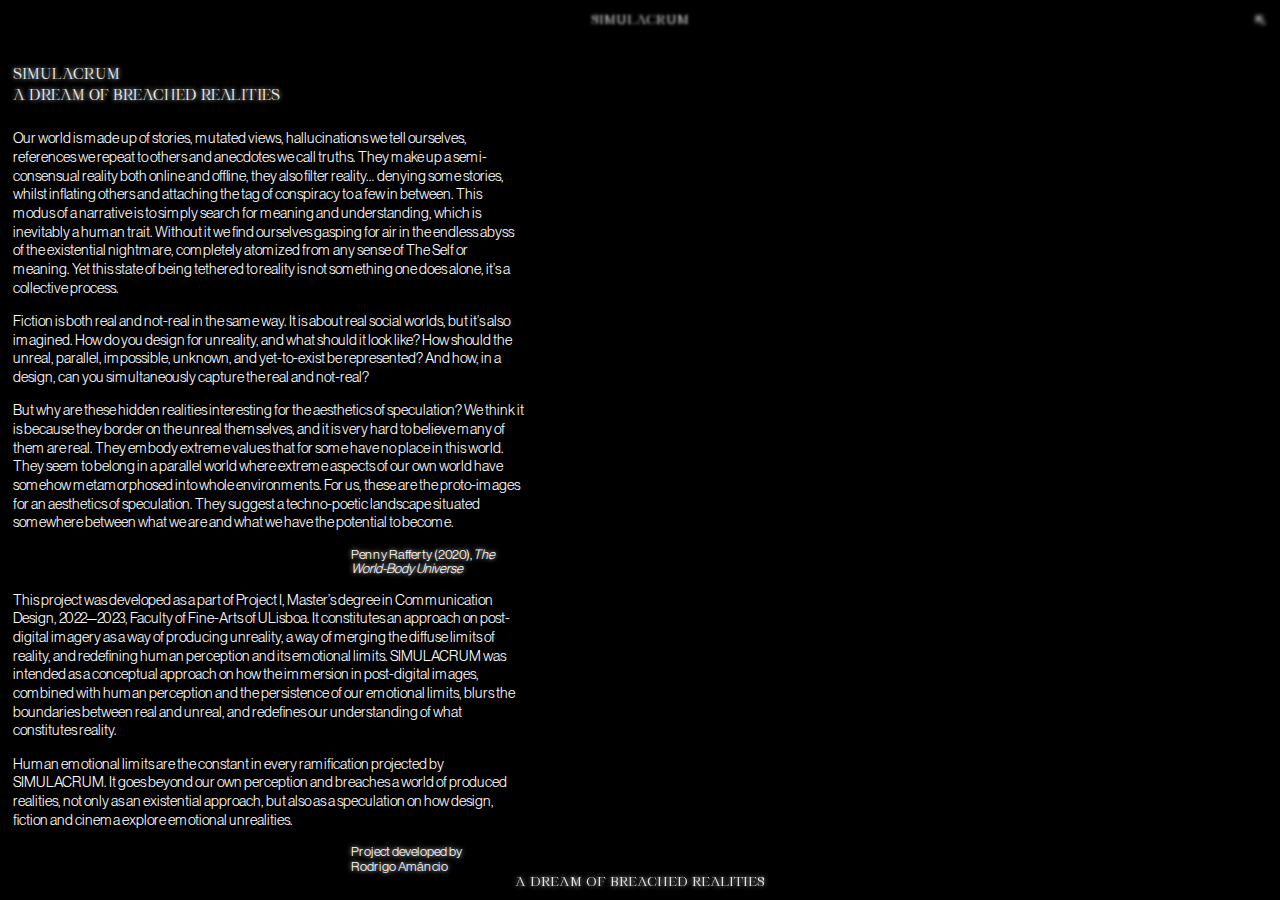
<file: about-reality.html>
<!doctype html>
<html>
    <head>
        <meta charset="utf-8">
        <meta name="viewport" content="width=device-width, initial-scale=1.0">
        <link rel="stylesheet" href="styles.css">    
    </head>

    <body id="project-unreality">
        
        <div class="buttons-project">
            <a class="back-unreality" href="index.html">↖</a>
        </div>

        <div class="header">
            <a class="home-button-project-unreality" href="index.html">Simulacrum</a>
        </div>

        <div class="bottom-element">
            <span class="signature-unreality">A Dream of Breached Realities</span>
        </div>

        <div class="content-project-unreality">
            <div class="text">
                <span class="title-unreality">Simulacrum<br>A dream of breached realities</br></span>
                <p id="first-p">Our world is made up of stories, mutated views, hallucinations we tell ourselves, references we repeat to others and anecdotes we call truths. They make up a semi-consensual reality both online and offline, they also filter reality… denying some stories, whilst inflating others and attaching the tag of conspiracy to a few in between. This modus of a narrative is to simply search for meaning and understanding, which is inevitably a human trait. Without it we find ourselves gasping for air in the endless abyss of the existential nightmare, completely atomized from any sense of The Self or meaning. Yet this state of being tethered to reality is not something one does alone, it’s a collective process.</p>
                <p>Fiction is both real and not-real in the same way. It is about real social worlds, but it’s also imagined. How do you design for unreality, and what should it look like? How should the unreal, parallel, impossible, unknown, and yet-to-exist be represented? And how, in a design, can you simultaneously capture the real and not-real?</p>
                <p>But why are these hidden realities interesting for the aesthetics of speculation? We think it is because they border on the unreal themselves, and it is very hard to believe many of them are real. They embody extreme values that for some have no place in this world. They seem to belong in a parallel world where extreme aspects of our own world have somehow metamorphosed into whole environments. For us, these are the proto-images for an aesthetics of speculation. They suggest a techno-poetic landscape situated somewhere between what we are and what we have the potential to become.</p>
                <p id="text-reference-unreality">Penny Rafferty (2020), <i>The World-Body Universe</i></p>
                <p>This project was developed as a part of Project I, Master’s degree in Communication Design, 2022—2023, Faculty of Fine-Arts of ULisboa. It constitutes an approach on post-digital imagery as a way of producing unreality, a way of merging the diffuse limits of reality, and redefining human perception and its emotional limits. SIMULACRUM was intended as a conceptual approach on how the immersion in post-digital images, combined with human perception and the persistence of our emotional limits, blurs the boundaries between real and unreal, and redefines our understanding of what constitutes reality.</p>
                <p>Human emotional limits are the constant in every ramification projected by SIMULACRUM. It goes beyond our own perception and breaches a world of produced realities, not only as an existential approach, but also as a speculation on how design, fiction and cinema explore emotional unrealities.</p>
                <p id="text-reference-unreality">Project developed by <br>Rodrigo Amâncio</br></p>
            </div>

            </div>
        </div>

    </body>
</html>
</file>
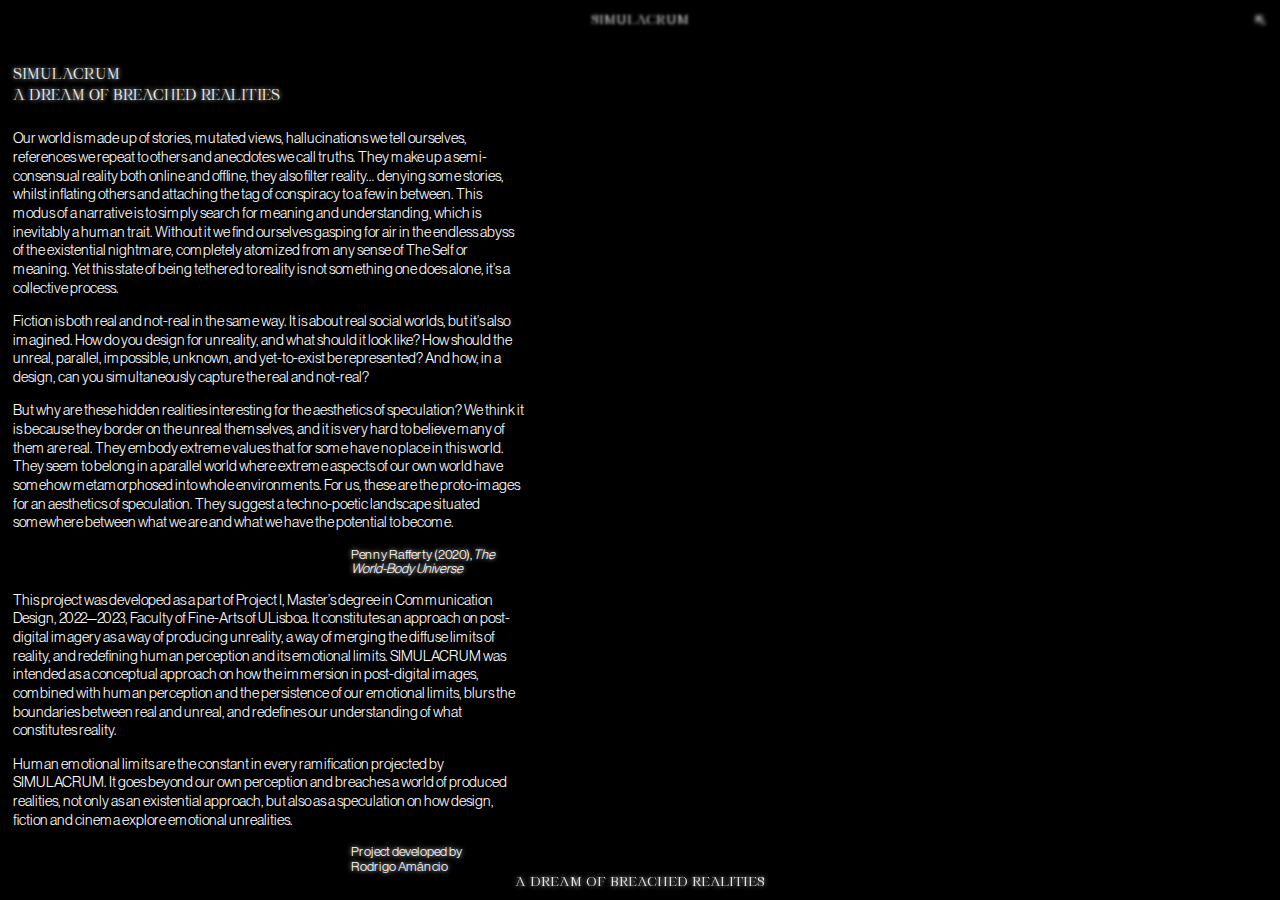
<file: about.html>
<!doctype html>
<html>
    <head>
        <meta charset="utf-8">
        <meta name="viewport" content="width=device-width, initial-scale=1.0">
        <link rel="stylesheet" href="styles.css">    
    </head>

    <body id="project-unreality">
        
        <div class="buttons-project">
            <a class="back-unreality" href="unreality.html">↖</a>
        </div>

        <div class="header">
            <a class="home-button-project-unreality" href="unreality.html">Simulacrum</a>
        </div>

        <div class="bottom-element">
            <span class="signature-unreality">A Dream of Breached Realities</span>
        </div>

        <div class="content-project-unreality">
            <div class="text">
                <span class="title-unreality">Simulacrum<br>A dream of breached realities</br></span>
                <p id="first-p">Our world is made up of stories, mutated views, hallucinations we tell ourselves, references we repeat to others and anecdotes we call truths. They make up a semi-consensual reality both online and offline, they also filter reality… denying some stories, whilst inflating others and attaching the tag of conspiracy to a few in between. This modus of a narrative is to simply search for meaning and understanding, which is inevitably a human trait. Without it we find ourselves gasping for air in the endless abyss of the existential nightmare, completely atomized from any sense of The Self or meaning. Yet this state of being tethered to reality is not something one does alone, it’s a collective process.</p>
                <p>Fiction is both real and not-real in the same way. It is about real social worlds, but it’s also imagined. How do you design for unreality, and what should it look like? How should the unreal, parallel, impossible, unknown, and yet-to-exist be represented? And how, in a design, can you simultaneously capture the real and not-real?</p>
                <p>But why are these hidden realities interesting for the aesthetics of speculation? We think it is because they border on the unreal themselves, and it is very hard to believe many of them are real. They embody extreme values that for some have no place in this world. They seem to belong in a parallel world where extreme aspects of our own world have somehow metamorphosed into whole environments. For us, these are the proto-images for an aesthetics of speculation. They suggest a techno-poetic landscape situated somewhere between what we are and what we have the potential to become.</p>
                <p id="text-reference-unreality">Penny Rafferty (2020), <i>The World-Body Universe</i></p>
                <p>This project was developed as a part of Project I, Master’s degree in Communication Design, 2022—2023, Faculty of Fine-Arts of ULisboa. It constitutes an approach on post-digital imagery as a way of producing unreality, a way of merging the diffuse limits of reality, and redefining human perception and its emotional limits. SIMULACRUM was intended as a conceptual approach on how the immersion in post-digital images, combined with human perception and the persistence of our emotional limits, blurs the boundaries between real and unreal, and redefines our understanding of what constitutes reality.</p>
                <p>Human emotional limits are the constant in every ramification projected by SIMULACRUM. It goes beyond our own perception and breaches a world of produced realities, not only as an existential approach, but also as a speculation on how design, fiction and cinema explore emotional unrealities.</p>
                <p id="text-reference-unreality">Project developed by <br>Rodrigo Amâncio</br></p>
            </div>

            </div>
        </div>

    </body>
</html>
</file>
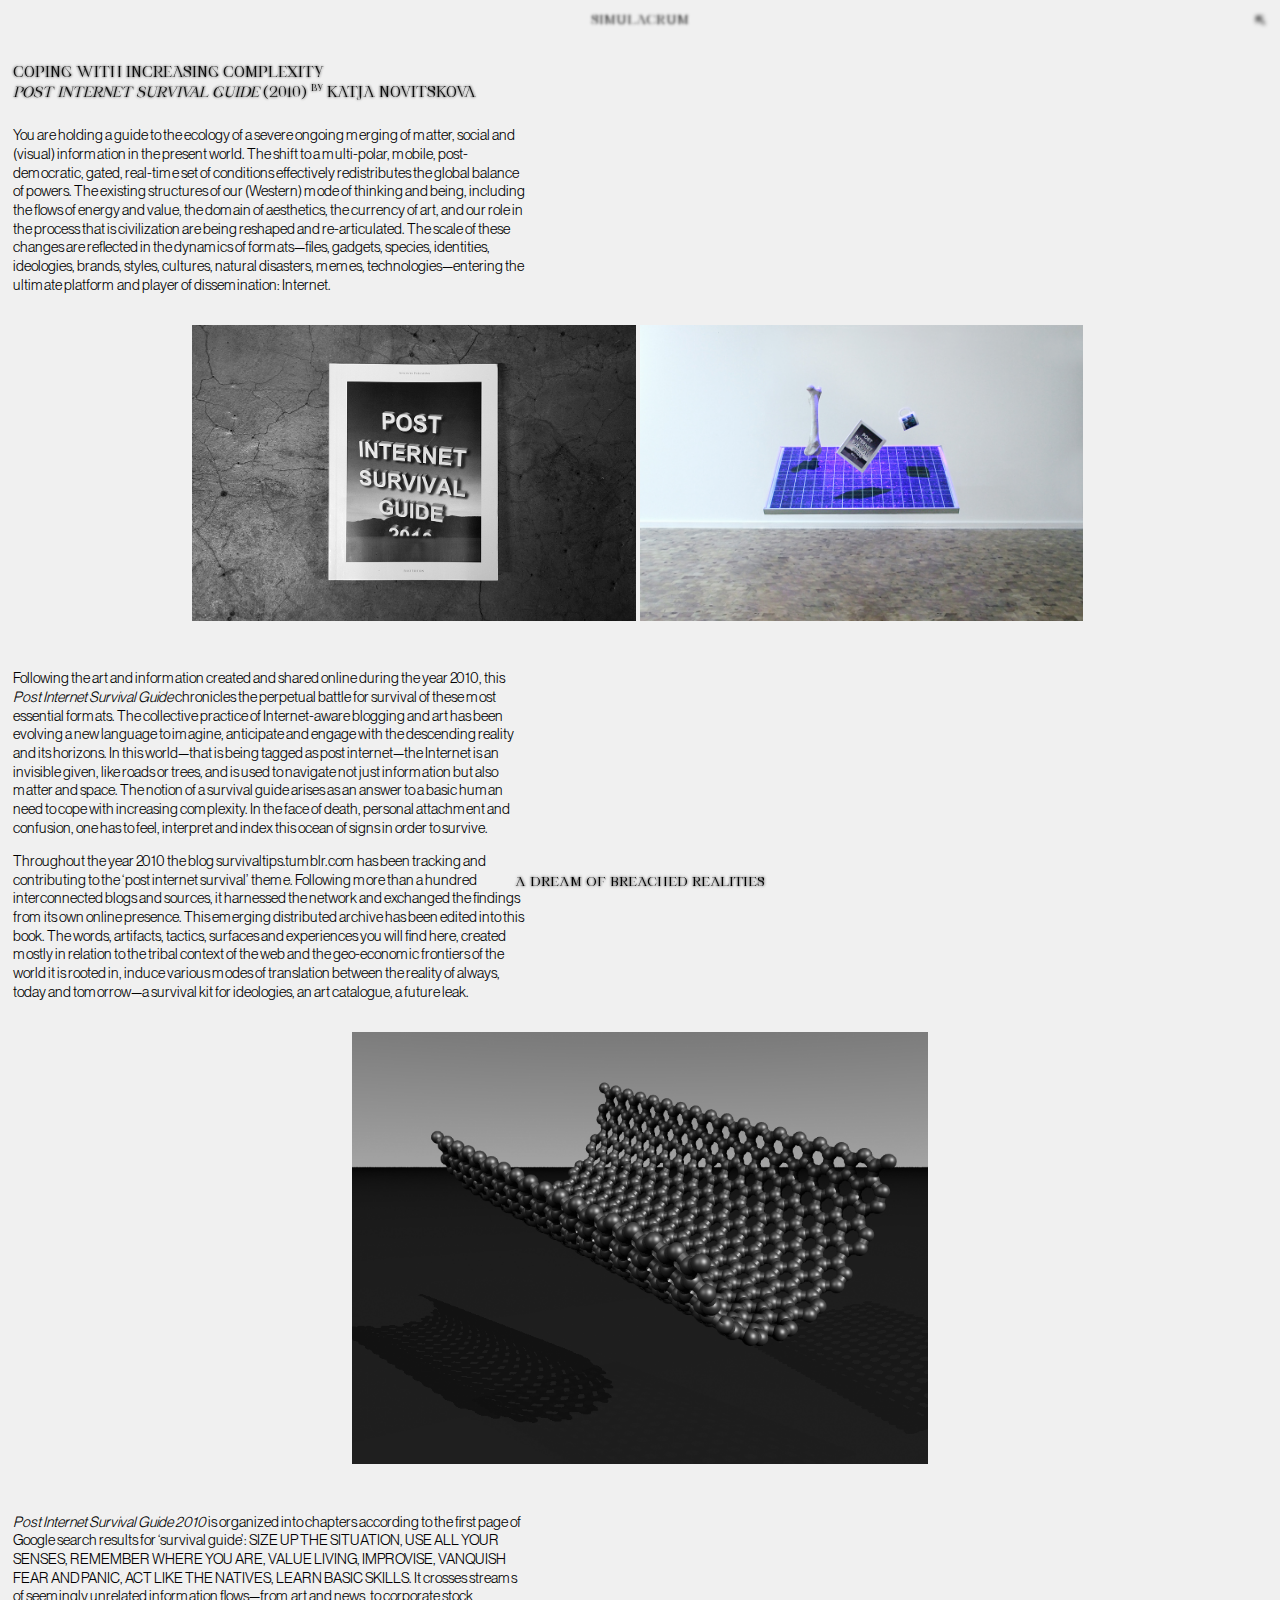
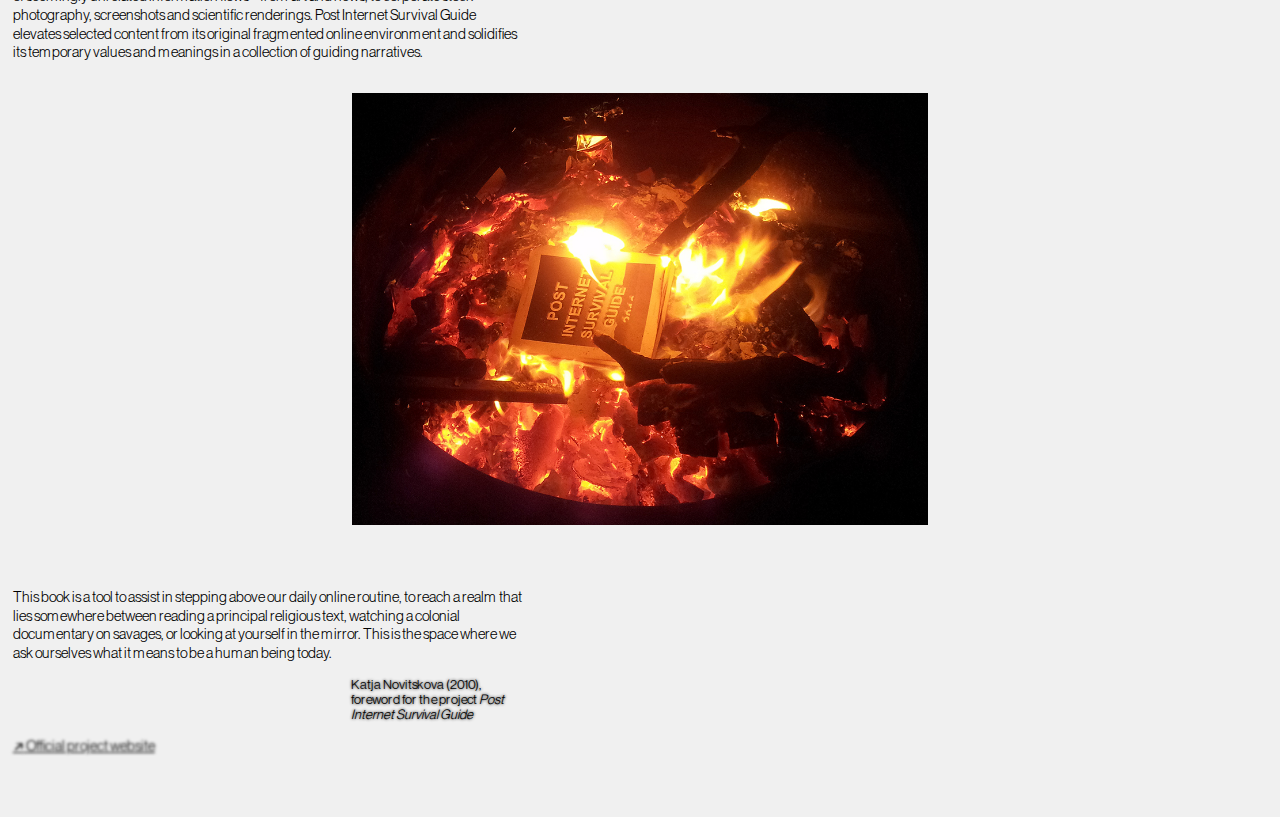
<file: project-1.html>
<!doctype html>
<html>
    <head>
        <meta charset="utf-8">
        <meta name="viewport" content="width=device-width, initial-scale=1.0">
        <link rel="stylesheet" href="styles.css">   
        <title>Post Internet Survival Guide | Katja Novitskova</title> 
    </head>

    <body id="project-reality">
        
        <div class="buttons-project">
            <a class="back" href="index.html">↖</a>
        </div>

        <div class="header">
            <a class="home-button-project" href="index.html">Simulacrum</a>
        </div>

        <div class="bottom-element">
            <span class="signature">A Dream of Breached Realities</span>
        </div>

        <div class="content-project">
            <div class="text">
                <span class="title">Coping with increasing complexity<br><i>Post Internet Survival Guide</i> (2010) <sup class="superscript">by</sup> Katja Novitskova</br></span>
                <p id="first-p">You are holding a guide to the ecology of a severe ongoing merging of matter, social and (visual) information in the present world. The shift to a multi-polar, mobile, post-democratic, gated, real-time set of conditions effectively redistributes the global balance of powers. The existing structures of our (Western) mode of thinking and being, including the flows of energy and value, the domain of aesthetics, the currency of art, and our role in the process that is civilization are being reshaped and re-articulated. The scale of these changes are reflected in the dynamics of formats—files, gadgets, species, identities, ideologies, brands, styles, cultures, natural disasters, memes, technologies—entering the ultimate platform and player of dissemination: Internet.</p>
            </div>

            <div class="two-images">
                <img src="img/project-1/1.jpg" class="img1">
                <img src="img/project-1/2.jpg" class="img1">
                <span class="tooltip-text"><i>Post Internet Survival Guide</i> (2010), by Katja Novitskova, a guide to the ecology of a severe ongoing merging of matter, social and (visual) information in the present world.</span>
            </div>

            <div class="text">
                <p>Following the art and information created and shared online during the year 2010, this <i>Post Internet Survival Guide</i> chronicles the perpetual battle for survival of these most essential formats. The collective practice of Internet-aware blogging and art has been evolving a new language to imagine, anticipate and engage with the descending reality and its horizons. In this world—that is being tagged as post internet—the Internet is an invisible given, like roads or trees, and is used to navigate not just information but also matter and space. The notion of a survival guide arises as an answer to a basic human need to cope with increasing complexity. In the face of death, personal attachment and confusion, one has to feel, interpret and index this ocean of signs in order to survive.</p>
                <p>Throughout the year 2010 the blog survivaltips.tumblr.com has been tracking and contributing to the ‘post internet survival’ theme. Following more than a hundred interconnected blogs and sources, it harnessed the network and exchanged the findings from its own online presence. This emerging distributed archive has been edited into this book. The words, artifacts, tactics, surfaces and experiences you will find here, created mostly in relation to the tribal context of the web and the geo-economic frontiers of the world it is rooted in, induce various modes of translation between the reality of always, today and tomorrow—a survival kit for ideologies, an art catalogue, a future leak.</p>
            </div>

            <div class="one-image">
                <img src="img/project-1/6.gif" class="img2">
                <span class="tooltip-text"><i>Post Internet Survival Guide</i> (2010), by Katja Novitskova, inducing various modes of translation of reality.</span>
            </div>

            <div class="text">
                <p><i>Post Internet Survival Guide 2010</i> is organized into chapters according to the first page of Google search results for ‘survival guide’: SIZE UP THE SITUATION, USE ALL YOUR SENSES, REMEMBER WHERE YOU ARE, VALUE LIVING, IMPROVISE, VANQUISH FEAR AND PANIC, ACT LIKE THE NATIVES, LEARN BASIC SKILLS. It crosses streams of seemingly unrelated information flows—from art and news, to corporate stock photography, screenshots and scientific renderings. Post Internet Survival Guide elevates selected content from its original fragmented online environment and solidifies its temporary values and meanings in a collection of guiding narratives.</p>
            </div>

            <div class="one-image">
                <img src="img/project-1/3.jpg" class="img2">
                <span class="tooltip-text"><i>Post Internet Survival Guide</i> (2010), by Katja Novitskova. This book is a tool to assist in stepping above our daily online routine. This is the space where we ask ourselves what it means to be a human being today.</span>
            </div>

            <div class="text">
                <p>This book is a tool to assist in stepping above our daily online routine, to reach a realm that lies somewhere between reading a principal religious text, watching a colonial documentary on savages, or looking at yourself in the mirror. This is the space where we ask ourselves what it means to be a human being today.</p>
                <p id="text-reference">Katja Novitskova (2010), foreword for the project <i>Post Internet Survival Guide</i></p>
                <div class="margin-bottom"><a href="https://katjanovi.net/postinternetsurvivalguide.html" class="link" target="_blank"><span style="font-family: 'Spectral'; font-size: 13pt;">↗</span> Official project website</a></div>
            </div>
        </div>

    </body>
</html>
</file>
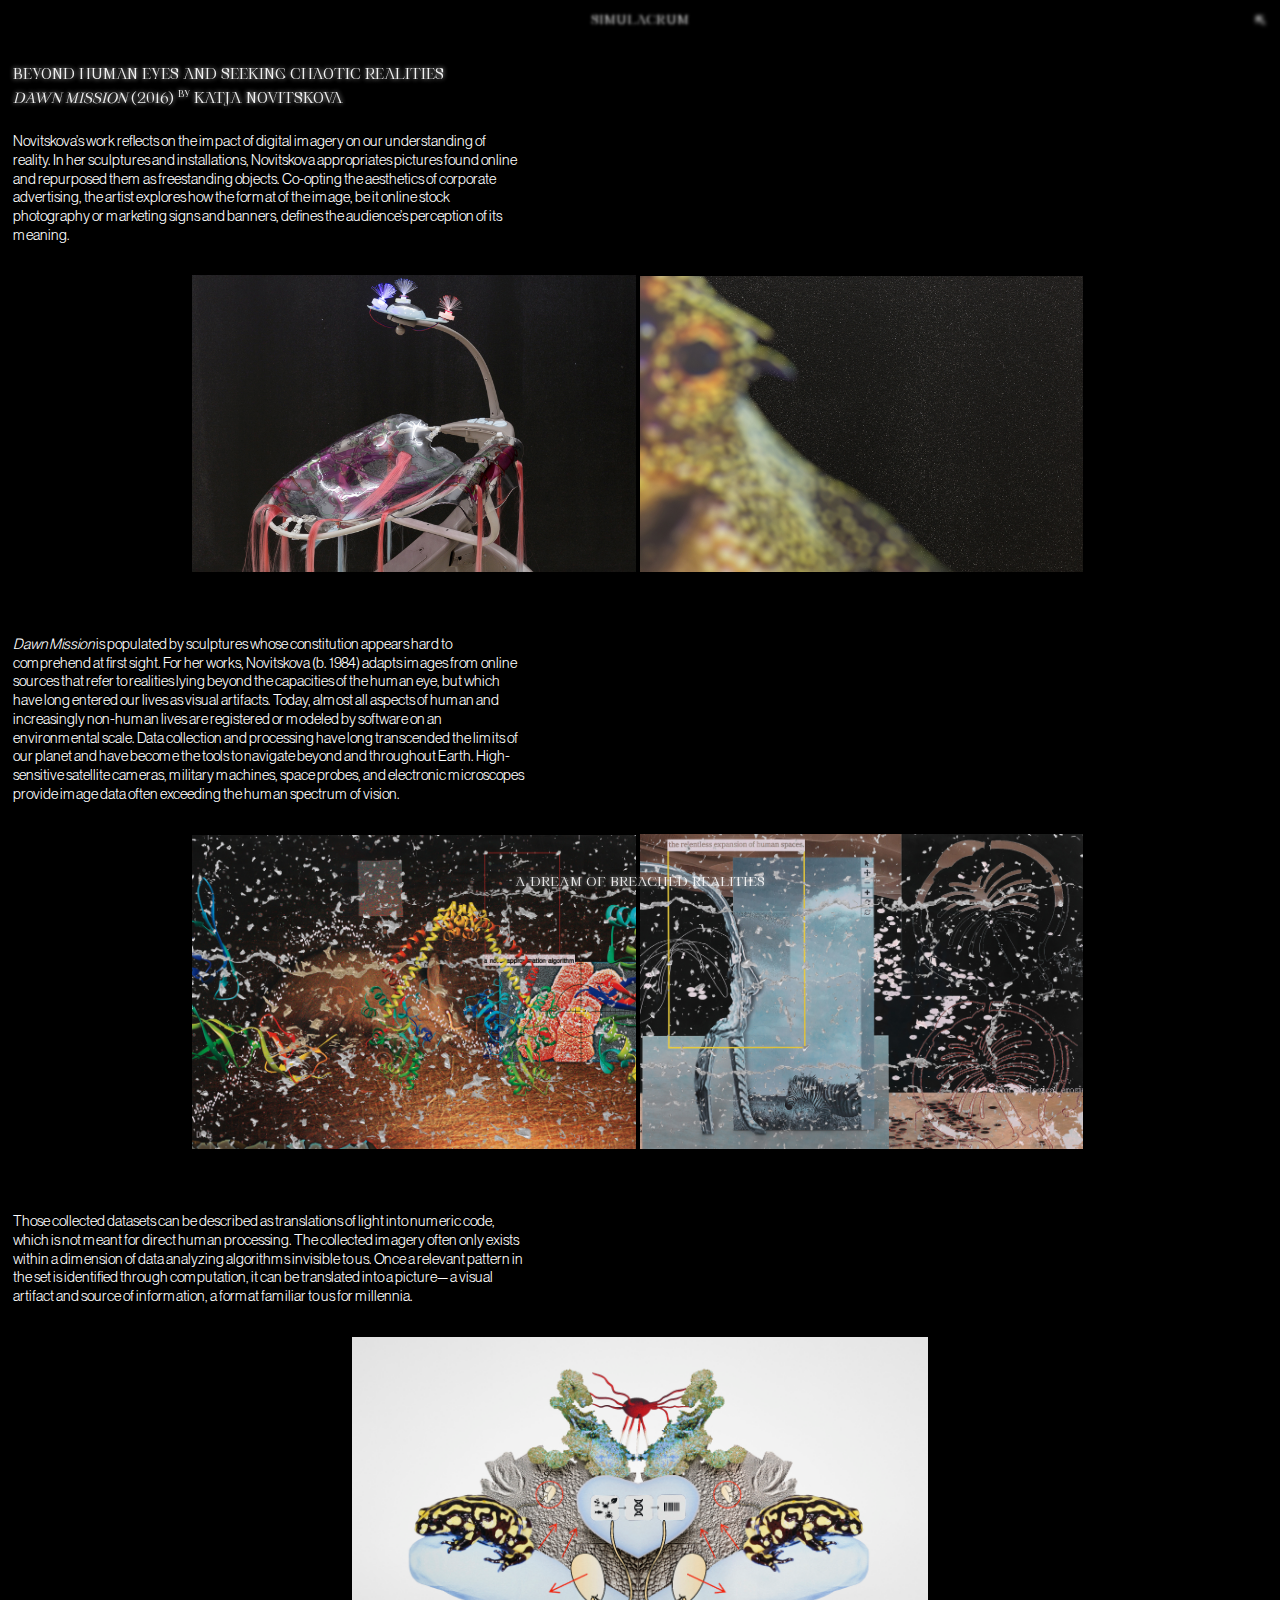
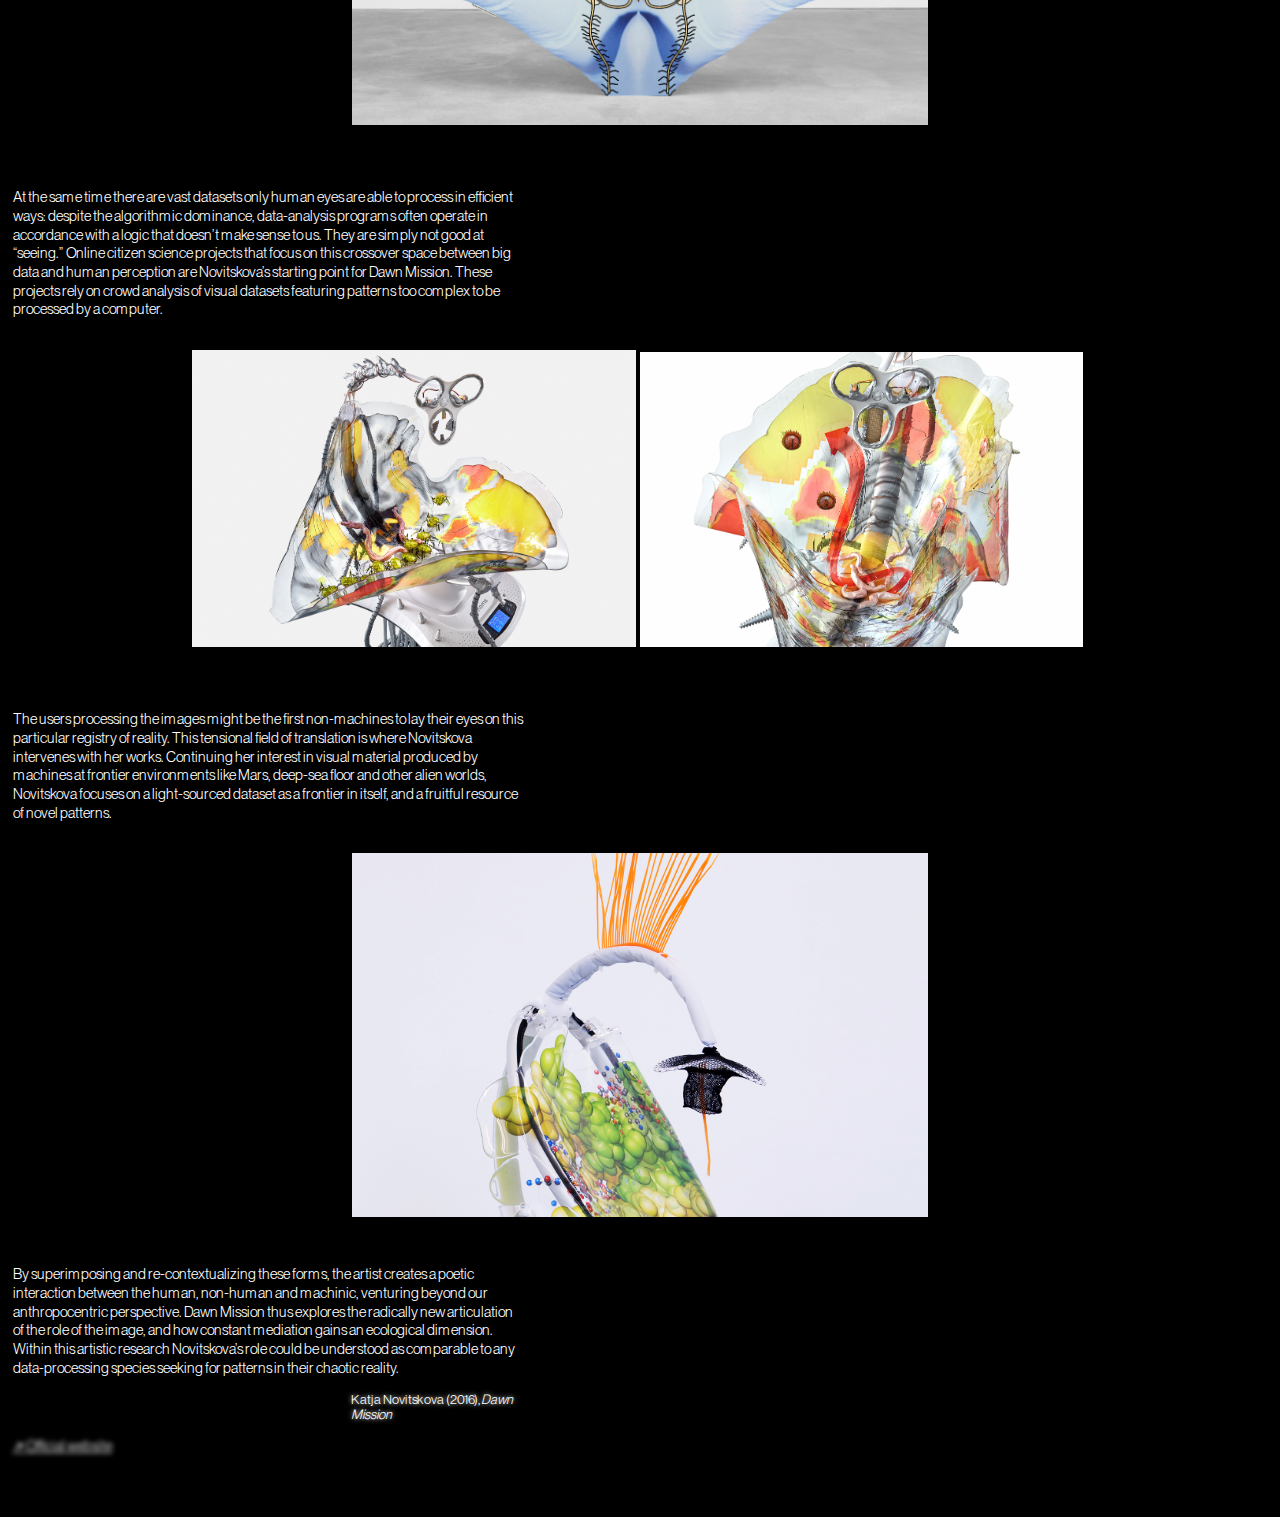
<file: project-10.html>
<!doctype html>
<html>
    <head>
        <meta charset="utf-8">
        <meta name="viewport" content="width=device-width, initial-scale=1.0">
        <link rel="stylesheet" href="styles.css">    
        <title>Dawn Mission | Katja Novitskova</title>
    </head>

    <body id="project-unreality">
        
        <div class="buttons-project">
            <a class="back-unreality" href="unreality.html">↖</a>
        </div>

        <div class="header">
            <a class="home-button-project-unreality" href="unreality.html">Simulacrum</a>
        </div>

        <div class="bottom-element">
            <span class="signature-unreality">A Dream of Breached Realities</span>
        </div>

        <div class="content-project-unreality">
            <div class="text">
                <span class="title-unreality">Beyond human eyes and seeking chaotic realities<br><i>Dawn Mission</i> (2016) <sup class="superscript">by</sup> Katja Novitskova</br></span>
                <p id="first-p">Novitskova’s work reflects on the impact of digital imagery on our understanding of reality. In her sculptures and installations, Novitskova appropriates pictures found online and repurposed them as freestanding objects. Co-opting the aesthetics of corporate advertising, the artist explores how the format of the image, be it online stock photography or marketing signs and banners, defines the audience’s perception of its meaning.</p>
            </div>

            <div class="two-images">
                <img src="img/project-10/1.jpg" class="img1">
                <img src="img/project-10/2.jpg" class="img1">
                <span class="tooltip-text-unreality">An exploration of how the format of the image, be it online stock photography or marketing signs and banners, defines the audience’s perception of its meaning. A selection from online sources that refers to realities lying beyond the capacities of the human eye.</span>
            </div>

            <div class="text">
                <p><i>Dawn Mission</i> is populated by sculptures whose constitution appears hard to comprehend at first sight. For her works, Novitskova (b. 1984) adapts images from online sources that refer to realities lying beyond the capacities of the human eye, but which have long entered our lives as visual artifacts. Today, almost all aspects of human and increasingly non-human lives are registered or modeled by software on an environmental scale. Data collection and processing have long transcended the limits of our planet and have become the tools to navigate beyond and throughout Earth. High-sensitive satellite cameras, military machines, space probes, and electronic microscopes provide image data often exceeding the human spectrum of vision.</p>
            </div>

            <div class="two-images">
                <img src="img/project-10/3.jpg" class="img1">
                <img src="img/project-10/4.jpg" class="img1">
                <span class="tooltip-text-unreality"><i>Earthware series</i> (2019), by Katja Novitskova, superimposing forma to create a poetic interaction between the human, non-human and machinic, venturing beyond our anthropocentric perspective, a new articulation of the role of the image.</span>
            </div>

            <div class="text">
                <p>Those collected datasets can be described as translations of light into numeric code, which is not meant for direct human processing. The collected imagery often only exists within a dimension of data analyzing algorithms invisible to us. Once a relevant pattern in the set is identified through computation, it can be translated into a picture— a visual artifact and source of information, a format familiar to us for millennia. </p>
            </div>

            <div class="one-image">
                <img src="img/project-10/5.jpg" class="img2">
                <span class="tooltip-text-unreality"><i>Approximation (The Apocalypse’s Many Horsemen)</i> (2020), by Katja Novitskova, as a digital exploration of reality and nature. </span>
            </div>

            <div class="text">
                <p>At the same time there are vast datasets only human eyes are able to process in efficient ways: despite the algorithmic dominance, data-analysis programs often operate in accordance with a logic that doesn’t make sense to us. They are simply not good at “seeing.” Online citizen science projects that focus on this crossover space between big data and human perception are Novitskova’s starting point for Dawn Mission. These projects rely on crowd analysis of visual datasets featuring patterns too complex to be processed by a computer.</p>
            </div>

            <div class="two-images">
                <img src="img/project-10/6.jpg" class="img1">
                <img src="img/project-10/7.jpg" class="img1">
                <span class="tooltip-text-unreality"><i>Mamaroo</i> (2018), by Katja Novitskova, conceptual sculptures exploring the relation between human perception and digital imagery, defined by the artist as smoldering brains and growth potential. Photography by Gunter Lepkowski.</span>
            </div>

            <div class="text">
                <p>The users processing the images might be the first non-machines to lay their eyes on this particular registry of reality. This tensional field of translation is where Novitskova intervenes with her works. Continuing her interest in visual material produced by machines at frontier environments like Mars, deep-sea floor and other alien worlds, Novitskova focuses on a light-sourced dataset as a frontier in itself, and a fruitful resource of novel patterns.</p>
            </div>

            <div class="one-image">
                <img src="img/project-10/8.jpg" class="img2">
                <span class="tooltip-text-unreality">Installations by Katja Novitskova, reflecting on the impact of digital imagery on our understanding of reality.</span>
            </div>

            <div class="text">
                <p>By superimposing and re-contextualizing these forms, the artist creates a poetic interaction between the human, non-human and machinic, venturing beyond our anthropocentric perspective. Dawn Mission thus explores the radically new articulation of the role of the image, and how constant mediation gains an ecological dimension. Within this artistic research Novitskova’s role could be understood as comparable to any data-processing species seeking for patterns in their chaotic reality.</p>
                <p id="text-reference-unreality">Katja Novitskova (2016), <i>Dawn Mission</i></p>
                <div class="margin-bottom"><a href="https://katjanovi.net/" class="link-unreality" target="_blank"><span style="font-family: 'Spectral'; font-size: 13pt;">↗</span> Official website</a></div>
            </div>
        </div>

    </body>
</html>
</file>
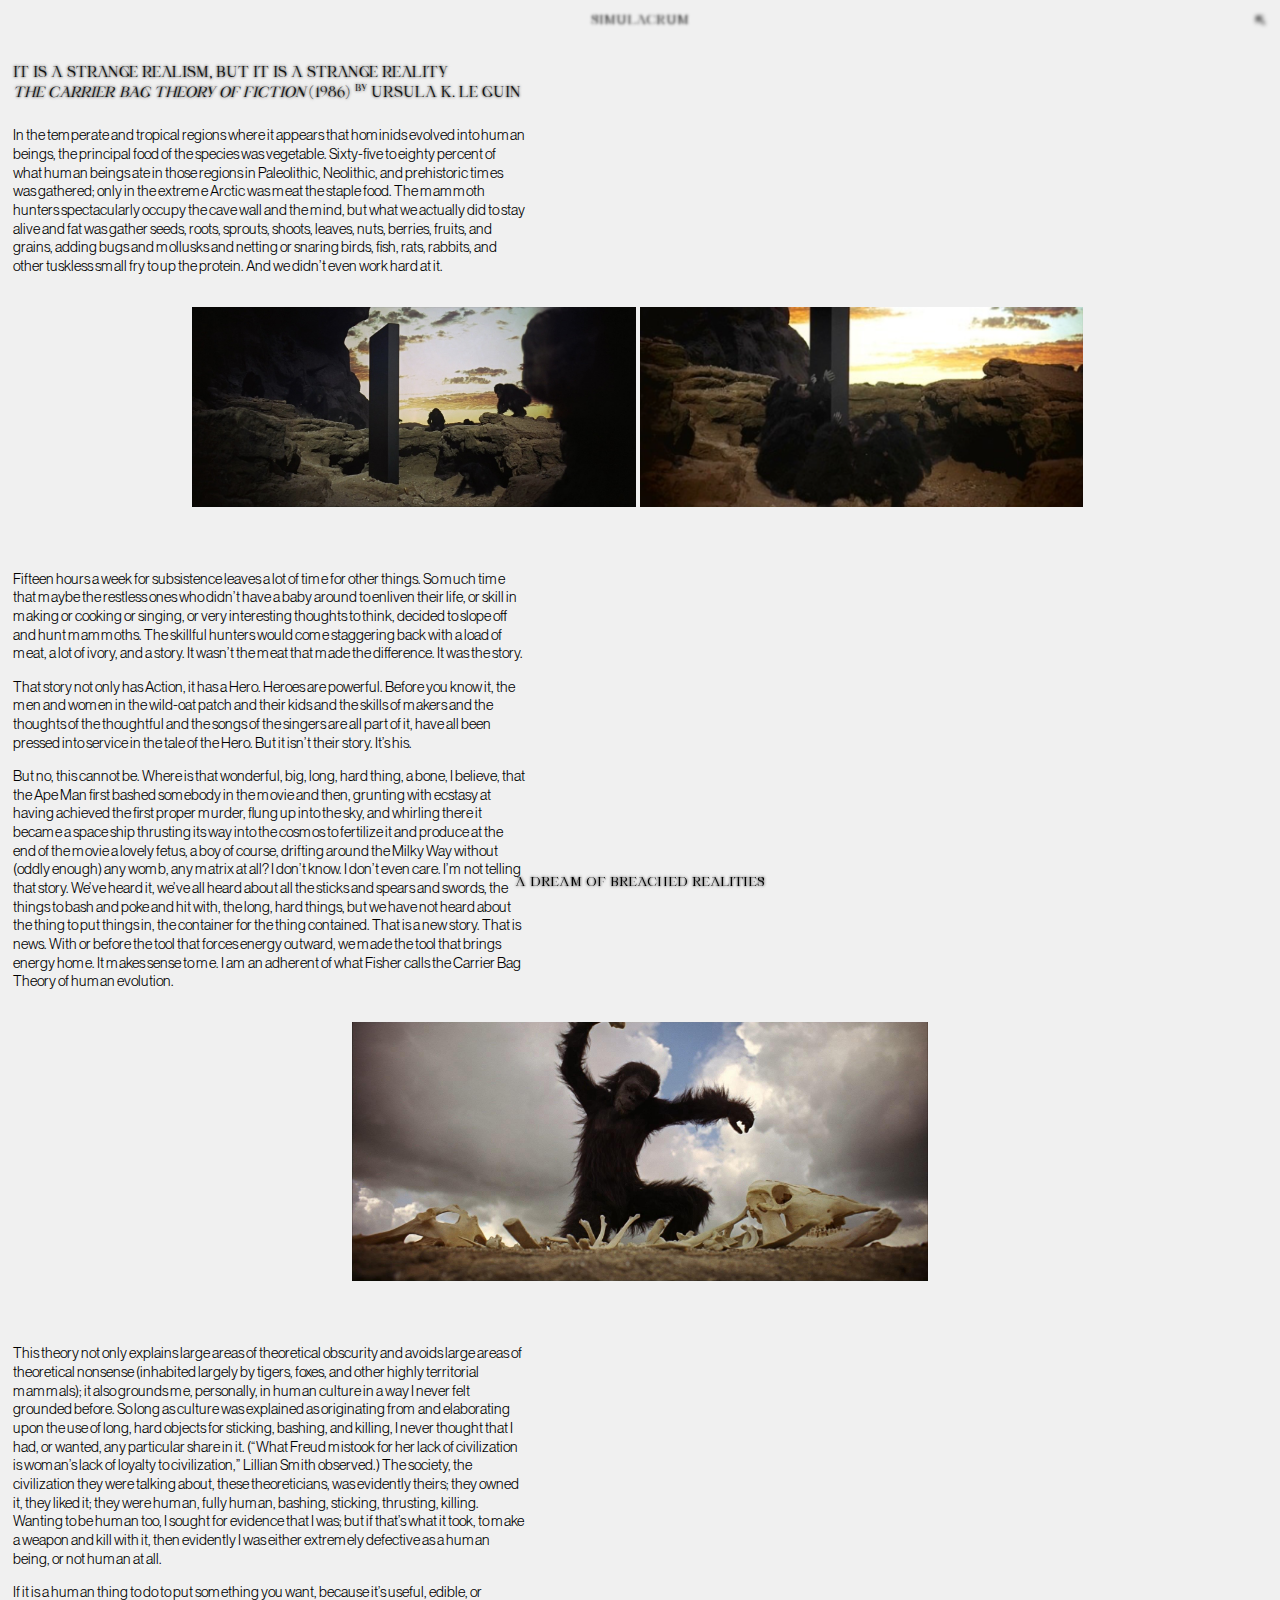
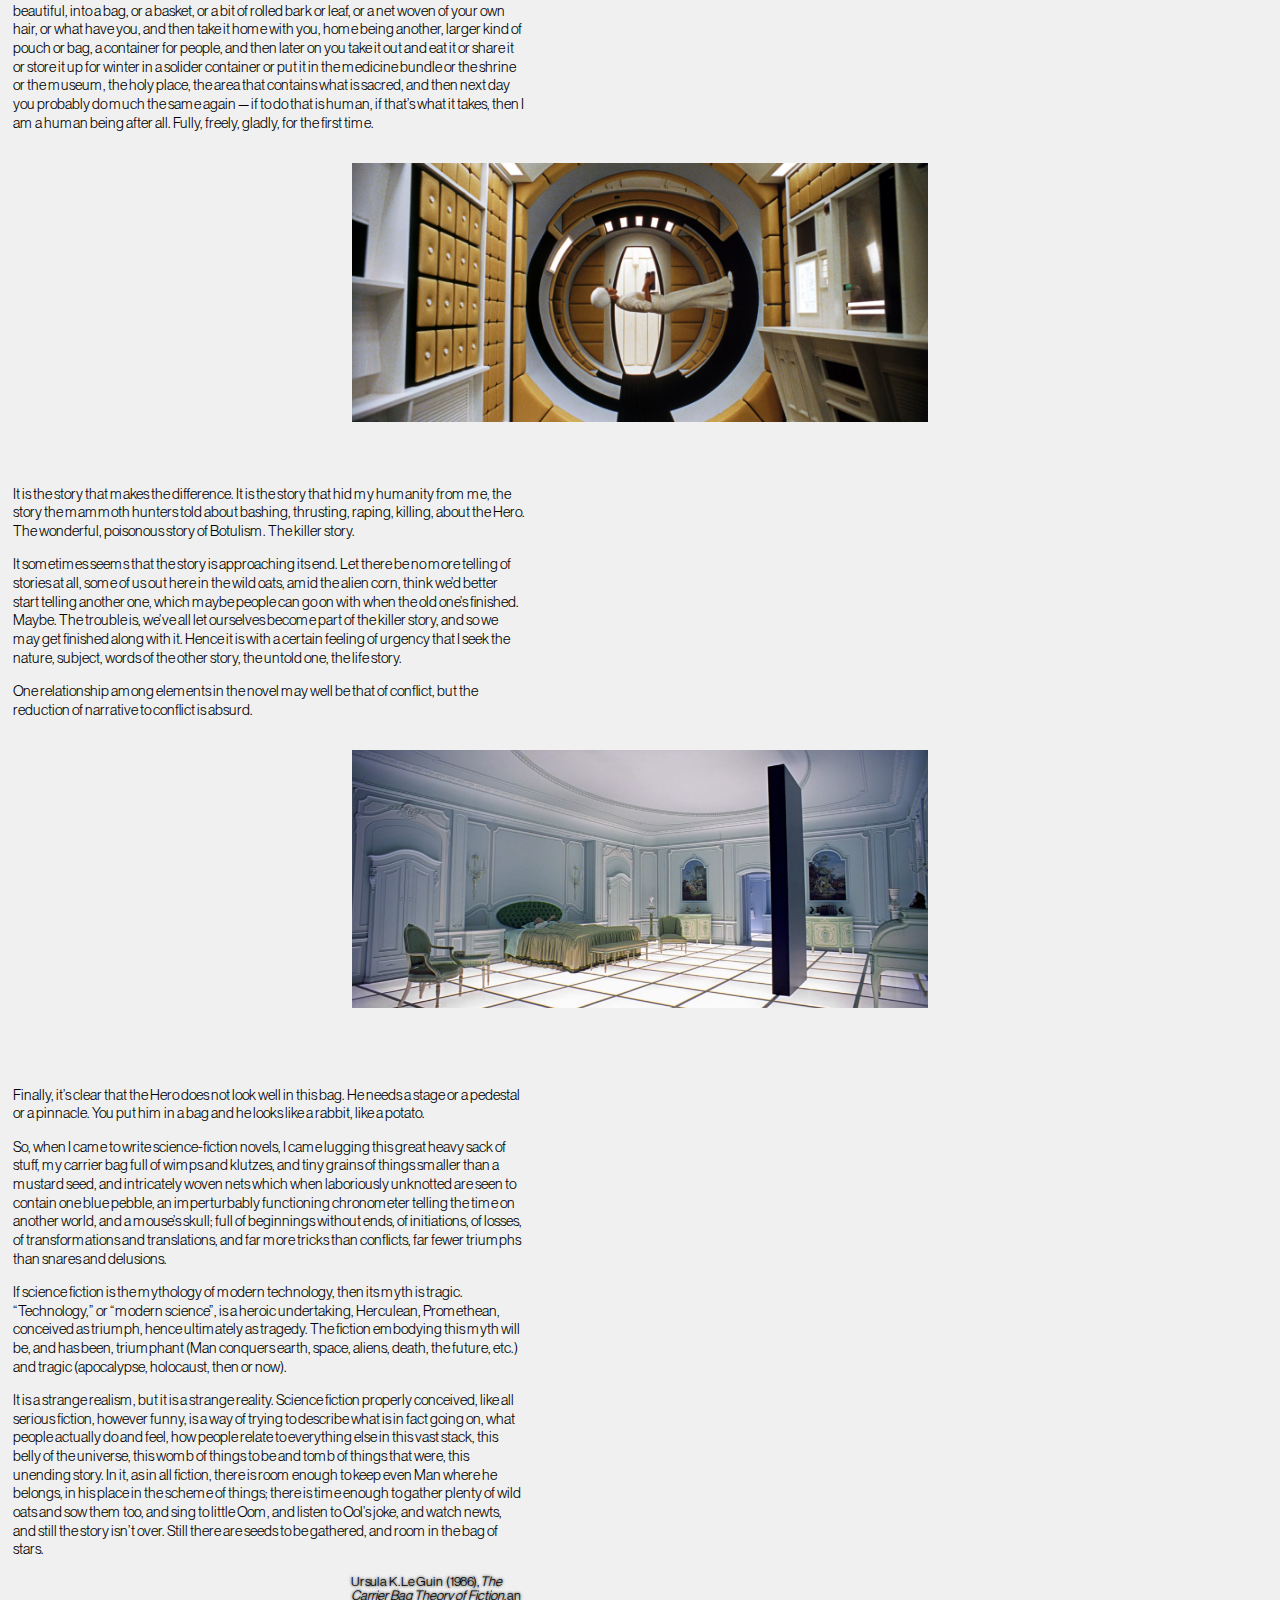
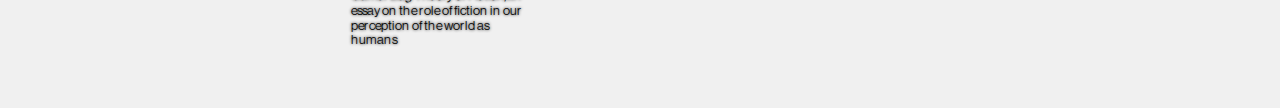
<file: project-2.html>
<!doctype html>
<html>
    <head>
        <meta charset="utf-8">
        <meta name="viewport" content="width=device-width, initial-scale=1.0">
        <link rel="stylesheet" href="styles.css">    
        <title>The Carrier Bag Theory of Fiction | Ursula K. Le Guin</title>
    </head>

    <body id="project-reality">
        
        <div class="buttons-project">
            <a class="back" href="index.html">↖</a>
        </div>

        <div class="header">
            <a class="home-button-project" href="index.html">Simulacrum</a>
        </div>

        <div class="bottom-element">
            <span class="signature">A Dream of Breached Realities</span>
        </div>

        <div class="content-project">
            <div class="text">
                <span class="title">It is a strange realism, but it is a strange reality<br><i>The carrier bag theory of fiction</i> (1986) <sup class="superscript">by</sup> Ursula K. Le Guin</br></span>
                <p id="first-p">In the temperate and tropical regions where it appears that hominids evolved into human beings, the principal food of the species was vegetable. Sixty-five to eighty percent of what human beings ate in those regions in Paleolithic, Neolithic, and prehistoric times was gathered; only in the extreme Arctic was meat the staple food. The mammoth hunters spectacularly occupy the cave wall and the mind, but what we actually did to stay alive and fat was gather seeds, roots, sprouts, shoots, leaves, nuts, berries, fruits, and grains, adding bugs and mollusks and netting or snaring birds, fish, rats, rabbits, and other tuskless small fry to up the protein. And we didn’t even work hard at it.</p>
            </div>

            <div class="two-images">
                <img src="img/project-2/1.jpg" class="img1">
                <img src="img/project-2/2.png" class="img1">
                <span class="tooltip-text">Still frames from <i>2001: A Space Odyssey</i> (1968), a sci-fi film by Stanley Kubrick, famous for avoiding conventional narrative techniques. It is a conceptual approach on the dichotomies between human and machine, human and space,  human and human, and the self and the self.</span>
            </div>

            <div class="text">
                <p>Fifteen hours a week for subsistence leaves a lot of time for other things. So much time that maybe the restless ones who didn’t have a baby around to enliven their life, or skill in making or cooking or singing, or very interesting thoughts to think, decided to slope off and hunt mammoths. The skillful hunters would come staggering back with a load of meat, a lot of ivory, and a story. It wasn’t the meat that made the difference. It was the story.</p>
                <p>That story not only has Action, it has a Hero. Heroes are powerful. Before you know it, the men and women in the wild-oat patch and their kids and the skills of makers and the thoughts of the thoughtful and the songs of the singers are all part of it, have all been pressed into service in the tale of the Hero. But it isn’t their story. It’s his.</p>
                <p>But no, this cannot be. Where is that wonderful, big, long, hard thing, a bone, I believe, that the Ape Man first bashed somebody in the movie and then, grunting with ecstasy at having achieved the first proper murder, flung up into the sky, and whirling there it became a space ship thrusting its way into the cosmos to fertilize it and produce at the end of the movie a lovely fetus, a boy of course, drifting around the Milky Way without (oddly enough) any womb, any matrix at all? I don’t know. I don’t even care. I’m not telling that story. We’ve heard it, we’ve all heard about all the sticks and spears and swords, the things to bash and poke and hit with, the long, hard things, but we have not heard about the thing to put things in, the container for the thing contained. That is a new story. That is news. With or before the tool that forces energy outward, we made the tool that brings energy home. It makes sense to me. I am an adherent of what Fisher calls the Carrier Bag Theory of human evolution.</p>
            </div>

            <div class="one-image">
                <img src="img/project-2/3.jpg" class="img2">
                <span class="tooltip-text">Still frame from <i>2001: A Space Odyssey</i> (1968), by Stanley Kubrick, a relevant example of the role of fiction in the persuit of meaning, as explored in the essay by Ursula K. Le Guin.</span>
            </div>

            <div class="text">
                <p>This theory not only explains large areas of theoretical obscurity and avoids large areas of theoretical nonsense (inhabited largely by tigers, foxes, and other highly territorial mammals); it also grounds me, personally, in human culture in a way I never felt grounded before. So long as culture was explained as originating from and elaborating upon the use of long, hard objects for sticking, bashing, and killing, I never thought that I had, or wanted, any particular share in it. (“What Freud mistook for her lack of civilization is woman’s lack of loyalty to civilization,” Lillian Smith observed.) The society, the civilization they were talking about, these theoreticians, was evidently theirs; they owned it, they liked it; they were human, fully human, bashing, sticking, thrusting, killing. Wanting to be human too, I sought for evidence that I was; but if that’s what it took, to make a weapon and kill with it, then evidently I was either extremely defective as a human being, or not human at all.</p>
                <p>If it is a human thing to do to put something you want, because it’s useful, edible, or beautiful, into a bag, or a basket, or a bit of rolled bark or leaf, or a net woven of your own hair, or what have you, and then take it home with you, home being another, larger kind of pouch or bag, a container for people, and then later on you take it out and eat it or share it or store it up for winter in a solider container or put it in the medicine bundle or the shrine or the museum, the holy place, the area that contains what is sacred, and then next day you probably do much the same again — if to do that is human, if that’s what it takes, then I am a human being after all. Fully, freely, gladly, for the first time.</p>
            </div>

            <div class="one-image">
                <img src="img/project-2/4().jpg" class="img2">
                <span class="tooltip-text">Still frame from <i>2001: A Space Odyssey</i> (1968), by Stanley Kubrick, a relevant example of the role of fiction in the persuit of meaning, as explored in the essay by Ursula K. Le Guin.</span>
            </div>

            <div class="text">
                <p>It is the story that makes the difference. It is the story that hid my humanity from me, the story the mammoth hunters told about bashing, thrusting, raping, killing, about the Hero. The wonderful, poisonous story of Botulism. The killer story.</p>
                <p>It sometimes seems that the story is approaching its end. Let there be no more telling of stories at all, some of us out here in the wild oats, amid the alien corn, think we’d better start telling another one, which maybe people can go on with when the old one’s finished. Maybe. The trouble is, we’ve all let ourselves become part of the killer story, and so we may get finished along with it. Hence it is with a certain feeling of urgency that I seek the nature, subject, words of the other story, the untold one, the life story.</p>
                <p>One relationship among elements in the novel may well be that of  conflict, but the reduction of narrative to conflict is absurd.</p>
            </div>

            <div class="one-image">
                <img src="img/project-2/5.jpeg" class="img2">
                <span class="tooltip-text">Still frame from <i>2001: A Space Odyssey</i> (1968), a sci-fi film by Stanley Kubrick, an exploration of evolution and of the notion of time. It is a deep exploration of the role of fiction in our perception of reality and linear time, a pattern of a great deal of mythology.</span>
            </div>

            <div class="text">
                <p>Finally, it’s clear that the Hero does not look well in this bag. He needs a stage or a pedestal or a pinnacle. You put him in a bag and he looks like a rabbit, like a potato.</p>
                <p>So, when I came to write science-fiction novels, I came lugging this great heavy sack of stuff, my carrier bag full of wimps and klutzes, and tiny grains of things smaller than a mustard seed, and intricately woven nets which when laboriously unknotted are seen to contain one blue pebble, an imperturbably functioning chronometer telling the time on another world, and a mouse’s skull; full of beginnings without ends, of initiations, of losses, of transformations and translations, and far more tricks than conflicts, far fewer triumphs than snares and delusions.</p>
                <p>If science fiction is the mythology of modern technology, then its myth is tragic. “Technology,” or “modern science”, is a heroic undertaking, Herculean, Promethean, conceived as triumph, hence ultimately as tragedy. The fiction embodying this myth will be, and has been, triumphant (Man conquers earth, space, aliens, death, the future, etc.) and tragic (apocalypse, holocaust, then or now).</p>
                <p>It is a strange realism, but it is a strange reality. Science fiction properly conceived, like all serious fiction, however funny, is a way of trying to describe what is in fact going on, what people actually do and feel, how people relate to everything else in this vast stack, this belly of the universe, this womb of things to be and tomb of things that were, this unending story. In it, as in all fiction, there is room enough to keep even Man where he belongs, in his place in the scheme of things; there is time enough to gather plenty of wild oats and sow them too, and sing to little Oom, and listen to Ool’s joke, and watch newts, and still the story isn’t over. Still there are seeds to be gathered, and room in the bag of stars.</p>
                <p id="text-reference" class="margin-bottom">Ursula K. Le Guin (1986), <i>The Carrier Bag Theory of Fiction</i>, an essay on the role of fiction in our perception of the world as humans</p>
            </div>
        </div>

    </body>
</html>
</file>
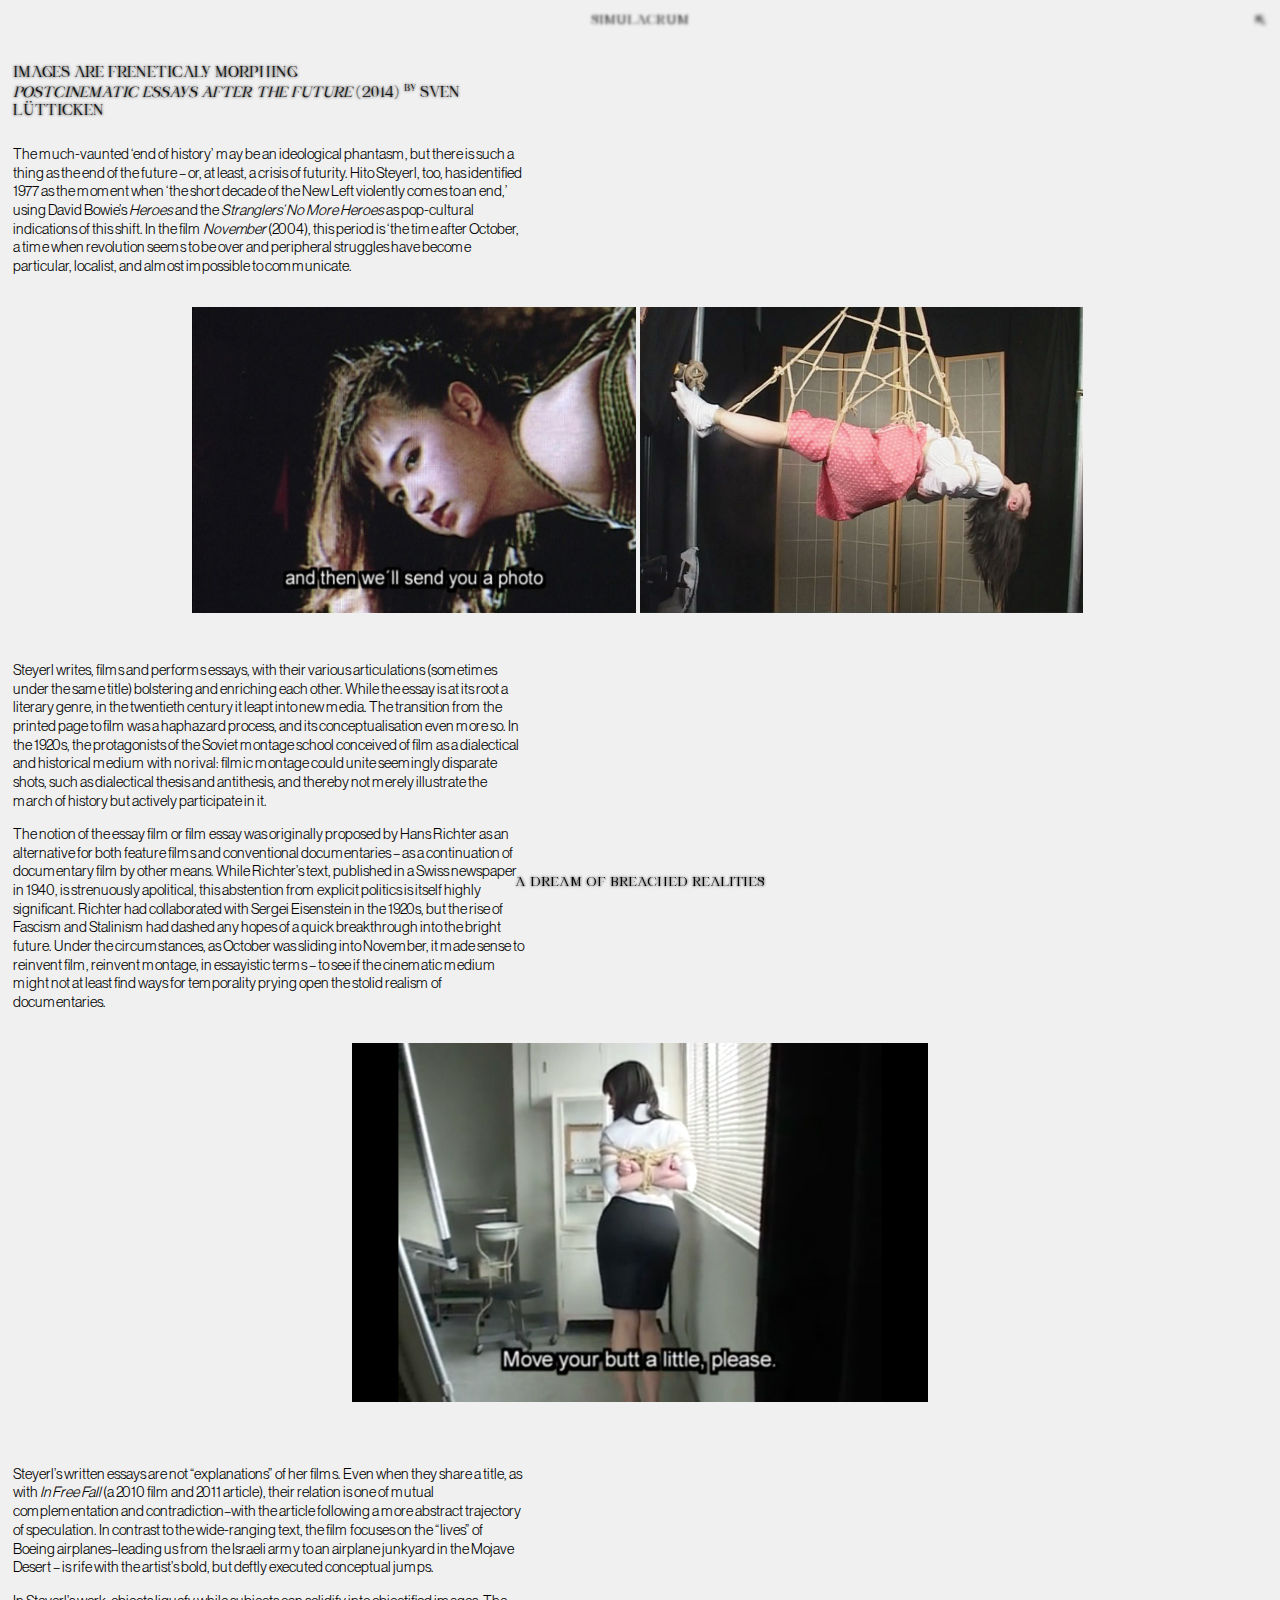
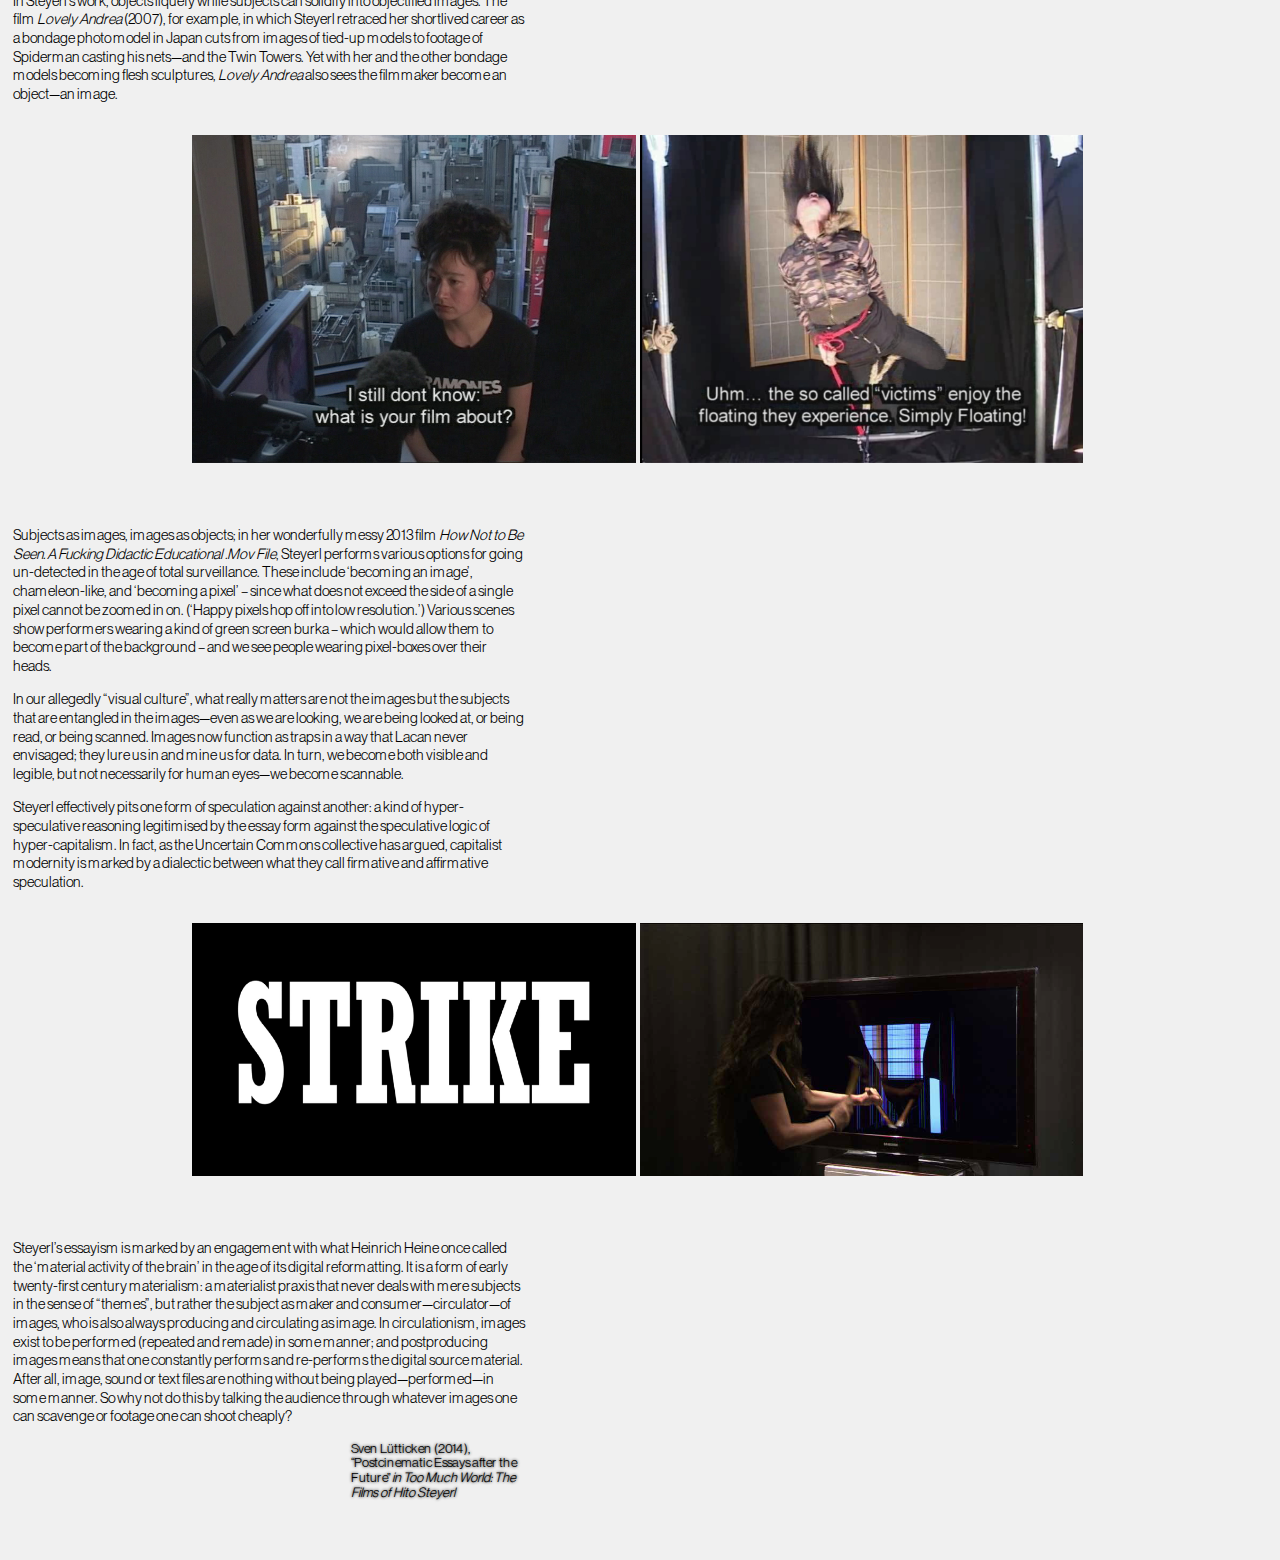
<file: project-4.html>
<!doctype html>
<html>
    <head>
        <meta charset="utf-8">
        <meta name="viewport" content="width=device-width, initial-scale=1.0">
        <link rel="stylesheet" href="styles.css"> 
        <title>Postcinematic Essays After the Future | Sven Lütticken</title>   
    </head>

    <body id="project-reality">
        
        <div class="buttons-project">
            <a class="back" href="index.html">↖</a>
        </div>

        <div class="header">
            <a class="home-button-project" href="index.html">Simulacrum</a>
        </div>

        <div class="bottom-element">
            <span class="signature">A Dream of Breached Realities</span>
        </div>

        <div class="content-project">
            <div class="text">
                <span class="title">Images are freneticaly morphing<br><i>Postcinematic essays after the future</i> (2014) <sup class="superscript">by</sup> Sven Lütticken</br></span>
                <p id="first-p">The much-vaunted ‘end of history’ may be an ideological phantasm, but there is such a thing as the end of the future – or, at least, a crisis of futurity. Hito Steyerl, too, has identified 1977 as the moment when ‘the short decade of the New Left violently comes to an end,’ using David Bowie’s <i>Heroes</i> and the <i>Stranglers’ No More Heroes</i> as pop-cultural indications of this shift. In the film <i>November</i> (2004), this period is ‘the time after October, a time when revolution seems to be over and peripheral struggles have become particular, localist, and almost impossible to communicate.</p>
            </div>

            <div class="two-images">
                <img src="img/project-4/1.jpeg" class="img1">
                <img src="img/project-4/2.jpg" class="img1">
                <span class="tooltip-text">Still frames from <i>Lovely Andrea</i> (2008), a single-channel color film by Hito Steyerl, portraying the artist’s life as a film student.</span>
            </div>

            <div class="text">
                <p>Steyerl writes, films and performs essays, with their various articulations (sometimes under the same title) bolstering and enriching each other. While the essay is at its root a literary genre, in the twentieth century it leapt into new media. The transition from the printed page to film was a haphazard process, and its conceptualisation even more so. In the 1920s, the protagonists of the Soviet montage school conceived of film as a dialectical and historical medium with no rival: filmic montage could unite seemingly disparate shots, such as dialectical thesis and antithesis, and thereby not merely illustrate the march of history but actively participate in it.</p>
                <p>The notion of the essay film or film essay was originally proposed by Hans Richter as an alternative for both feature films and conventional documentaries – as a continuation of documentary film by other means. While Richter’s text, published in a Swiss newspaper in 1940, is strenuously apolitical, this abstention from explicit politics is itself highly significant. Richter had collaborated with Sergei Eisenstein in the 1920s, but the rise of Fascism and Stalinism had dashed any hopes of a quick breakthrough into the bright future. Under the circumstances, as October was sliding into November, it made sense to reinvent film, reinvent montage, in essayistic terms – to see if the cinematic medium might not at least find ways for temporality prying open the stolid realism of documentaries.</p>
            </div>

            <div class="one-image">
                <img src="img/project-4/3.png" class="img2">
                <span class="tooltip-text">Still frame from <i>Lovely Andrea</i> (2007), by Hito Steyerl, a film exploring ideas of bondage and domination as they extend to self-identification, popular culture, and politic concerns.</span>
            </div>

            <div class="text">
                <p>Steyerl’s written essays are not “explanations” of her films. Even when they share a title, as with <i>In Free Fall</i> (a 2010 film and 2011 article), their relation is one of mutual complementation and contradiction–with the article following a more abstract trajectory of speculation. In contrast to the wide-ranging text, the film focuses on the “lives” of Boeing airplanes–leading us from the Israeli army to an airplane junkyard in the Mojave Desert – is rife with the artist’s bold, but deftly executed conceptual jumps.</p>
                <p>In Steyerl’s work, objects liquefy while subjects can solidify into objectified images. The film <i>Lovely Andrea</i> (2007), for example, in which Steyerl retraced her shortlived career as a bondage photo model in Japan cuts from images of tied-up models to footage of Spiderman casting his nets—and the Twin Towers. Yet with her and the other bondage models becoming flesh sculptures, <i>Lovely Andrea</i> also sees the filmmaker become an object—an image.</p>
            </div>

            <div class="two-images">
                <img src="img/project-4/4.jpg" class="img1">
                <img src="img/project-4/5.jpg" class="img1">
                <span class="tooltip-text">Still frames from <i>Lovely Andrea</i> (2008), by Hito Steyerl, a sublte exercise in erotic ethnography full of self-deprecating humour, full of juxtapositions: between Spiderman and web-design;tricks with rope and sweatshop garment factories.</span>
            </div>

            <div class="text">
                <p>Subjects as images, images as objects; in her wonderfully messy 2013 film <i>How Not to Be Seen. A Fucking Didactic Educational .Mov File</i>, Steyerl performs various options for going un-detected in the age of total surveillance. These include ‘becoming an image’, chameleon-like, and ‘becoming a pixel’ – since what does not exceed the side of a single pixel cannot be zoomed in on. (‘Happy pixels hop off into low resolution.’) Various scenes show performers wearing a kind of green screen burka – which would allow them to become part of the background – and we see people wearing pixel-boxes over their heads.</p>
                <p>In our allegedly “visual culture”, what really matters are not the images but the subjects that are entangled in the images—even as we are looking, we are being looked at, or being read, or being scanned. Images now function as traps in a way that Lacan never envisaged; they lure us in and mine us for data. In turn, we become both visible and legible, but not necessarily for human eyes—we become scannable.</p>
                <p>Steyerl effectively pits one form of speculation against another: a kind of hyper-speculative reasoning legitimised by the essay form against the speculative logic of hyper-capitalism. In fact, as the Uncertain Commons collective has argued, capitalist modernity is marked by a dialectic between what they call firmative and affirmative speculation.</p>
            </div>

            <div class="two-images">
                <img src="img/project-4/6.png" class="img1">
                <img src="img/project-4/7.png" class="img1">
                <span class="tooltip-text">Still frames from Strike (2010), by Hito Steyerl, a short, humorous film squarely in the tradition of Fluxus performance and wordplay, a double meaning explorationof the word strike to circuit the two terminals of our contemporary split identity as consumer and worker.</span>
            </div>

            <div class="text">
                <p>Steyerl’s essayism is marked by an engagement with what Heinrich Heine once called the ‘material activity of the brain’ in the age of its digital reformatting. It is a form of early twenty-first century materialism: a materialist praxis that never deals with mere subjects in the sense of “themes”, but rather the subject as maker and consumer—circulator—of images, who is also always producing and circulating as image. In circulationism, images exist to be performed (repeated and remade) in some manner; and postproducing images means that one constantly performs and re-performs the digital source material. After all, image, sound or text files are nothing without being played—performed—in some manner. So why not do this by talking the audience through whatever images one can scavenge or footage one can shoot cheaply?</p>
                <p id="text-reference" class="margin-bottom">Sven Lütticken (2014), “Postcinematic Essays after the Future” <i>in Too Much World: The Films of Hito Steyerl</i></p>
            </div>
        </div>

    </body>
</html>
</file>
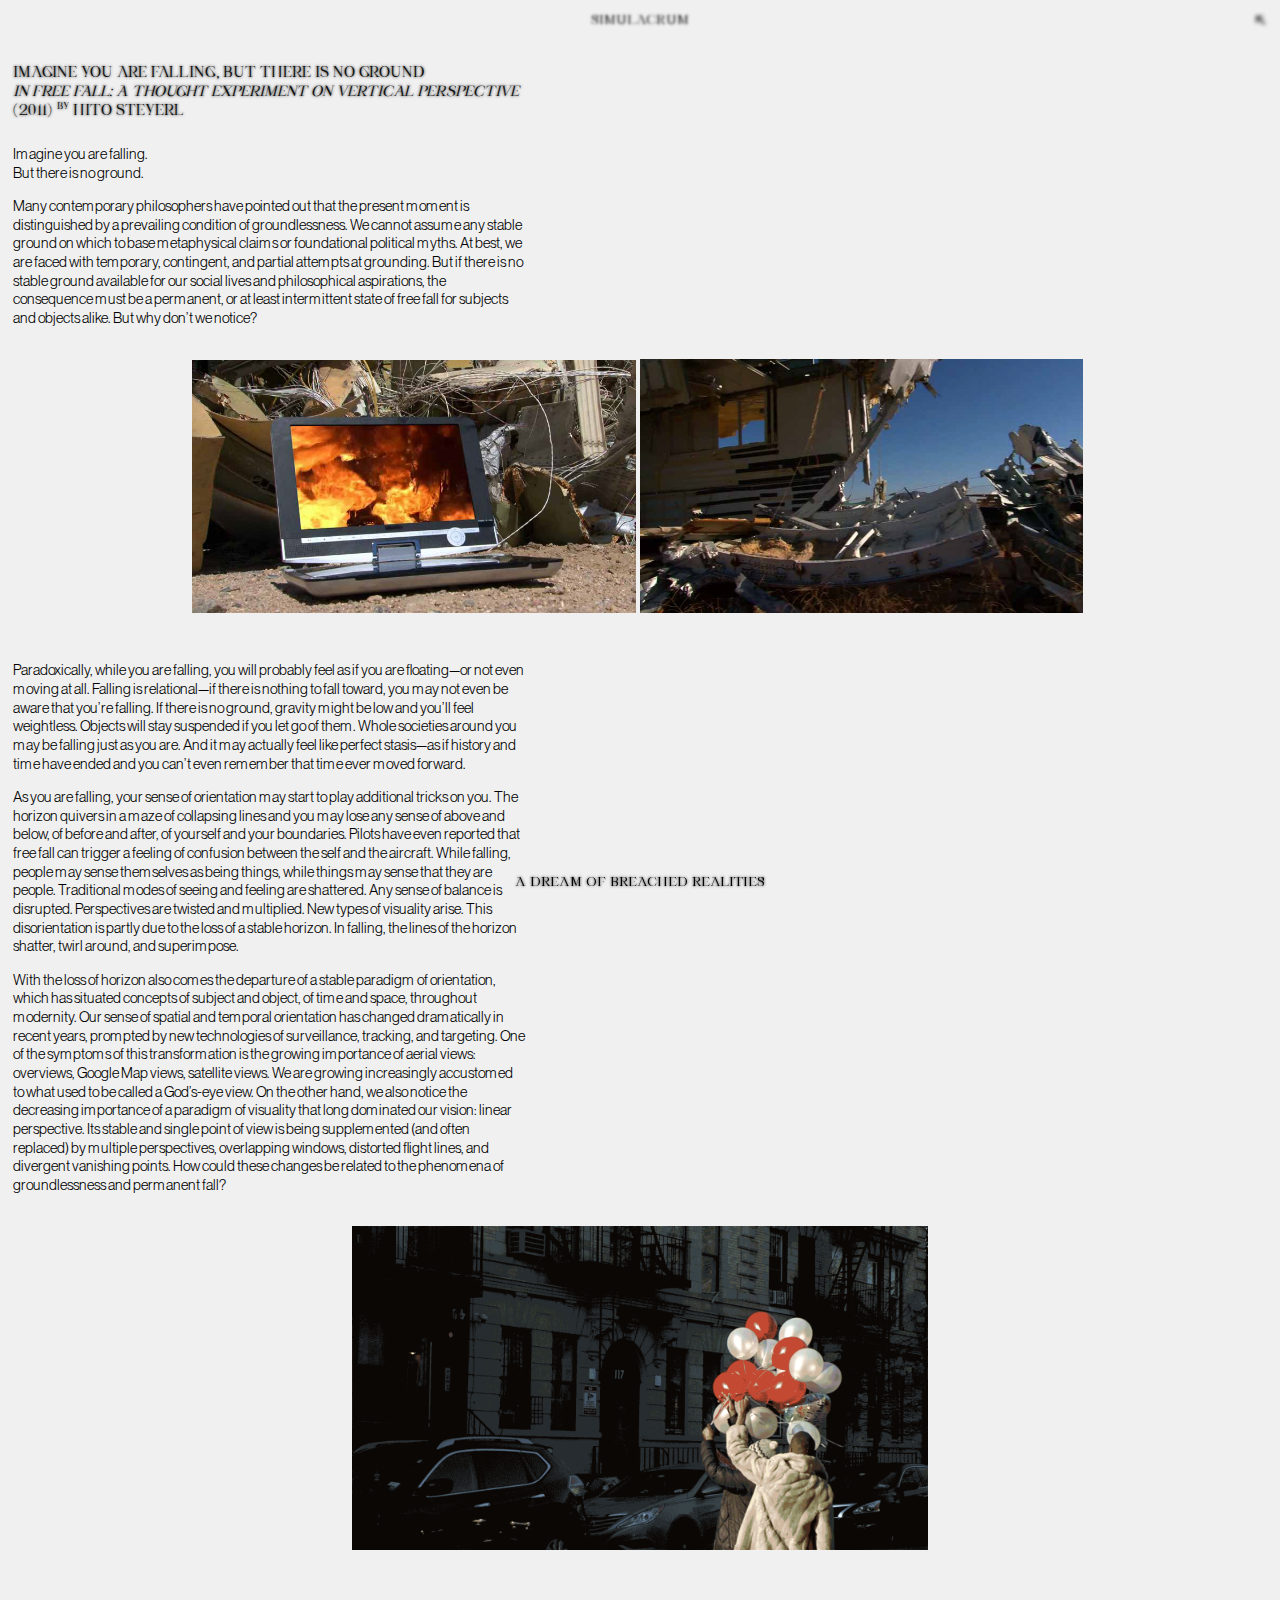
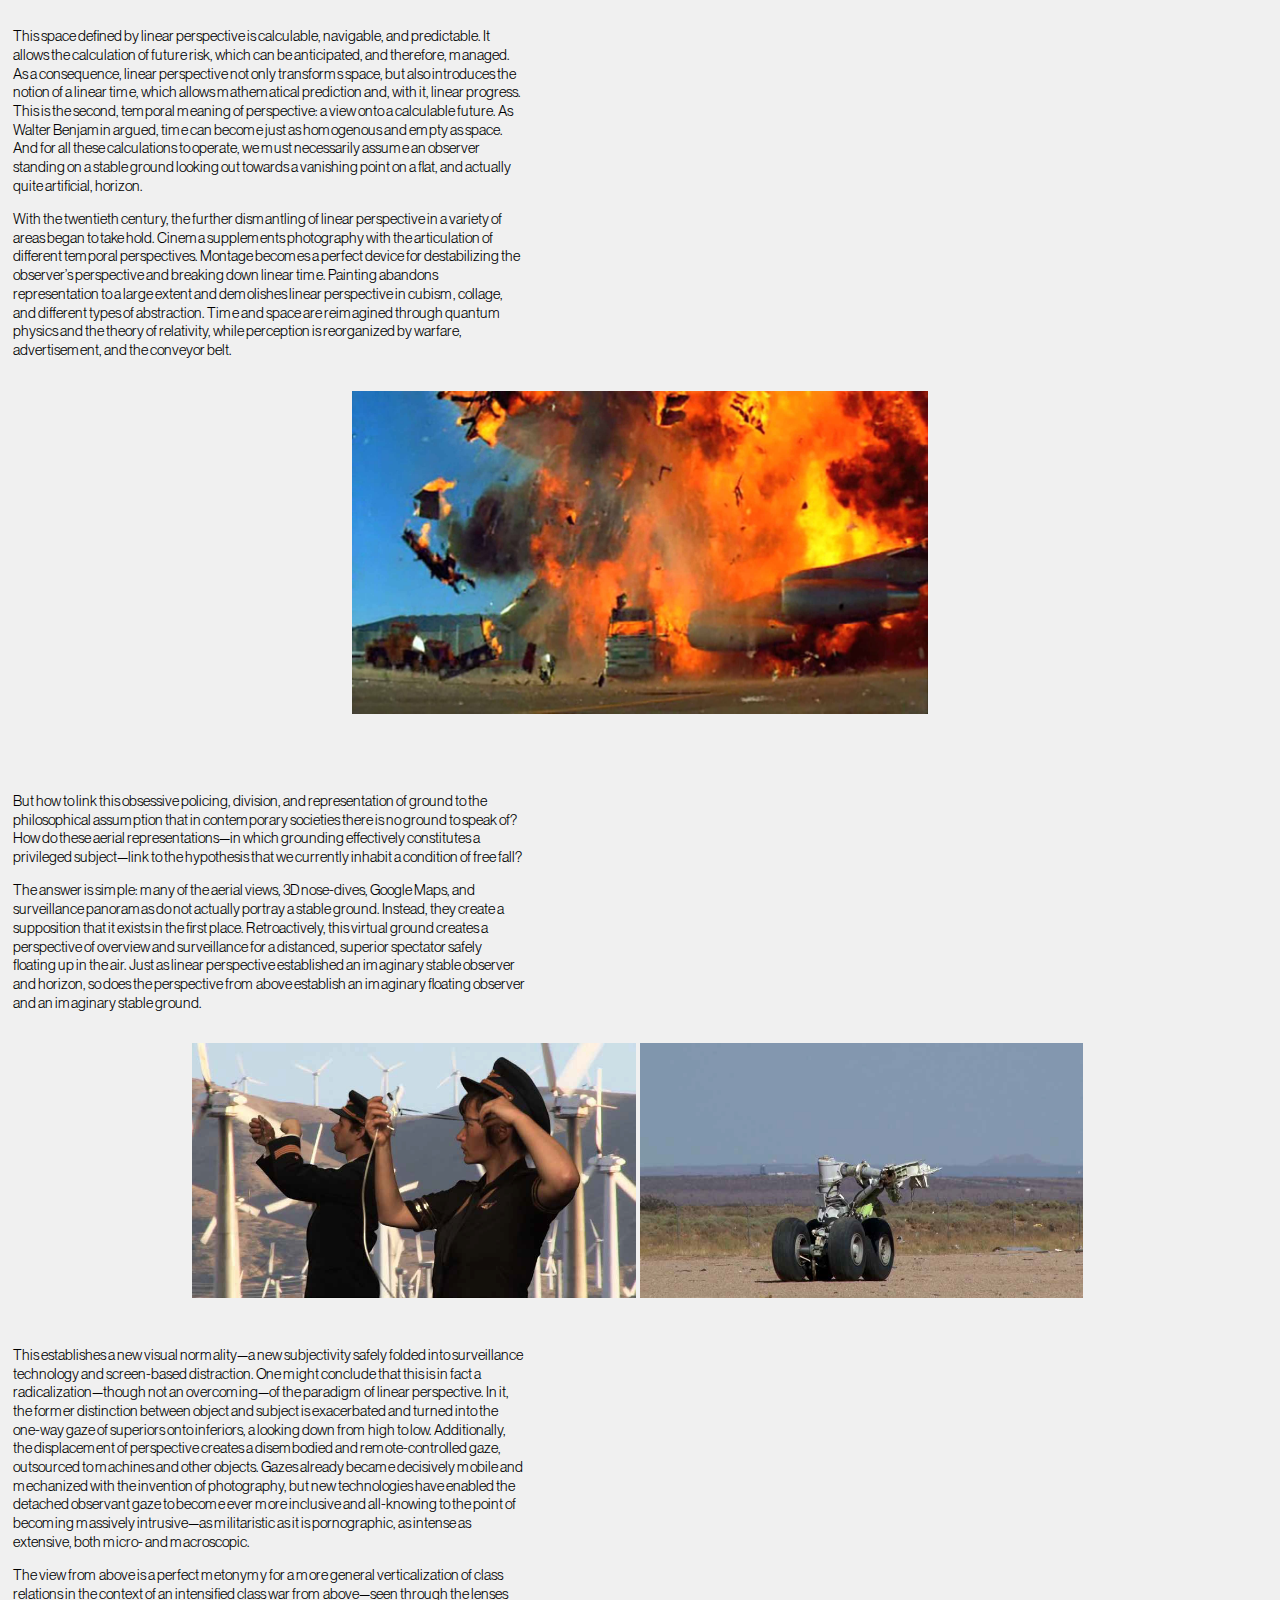
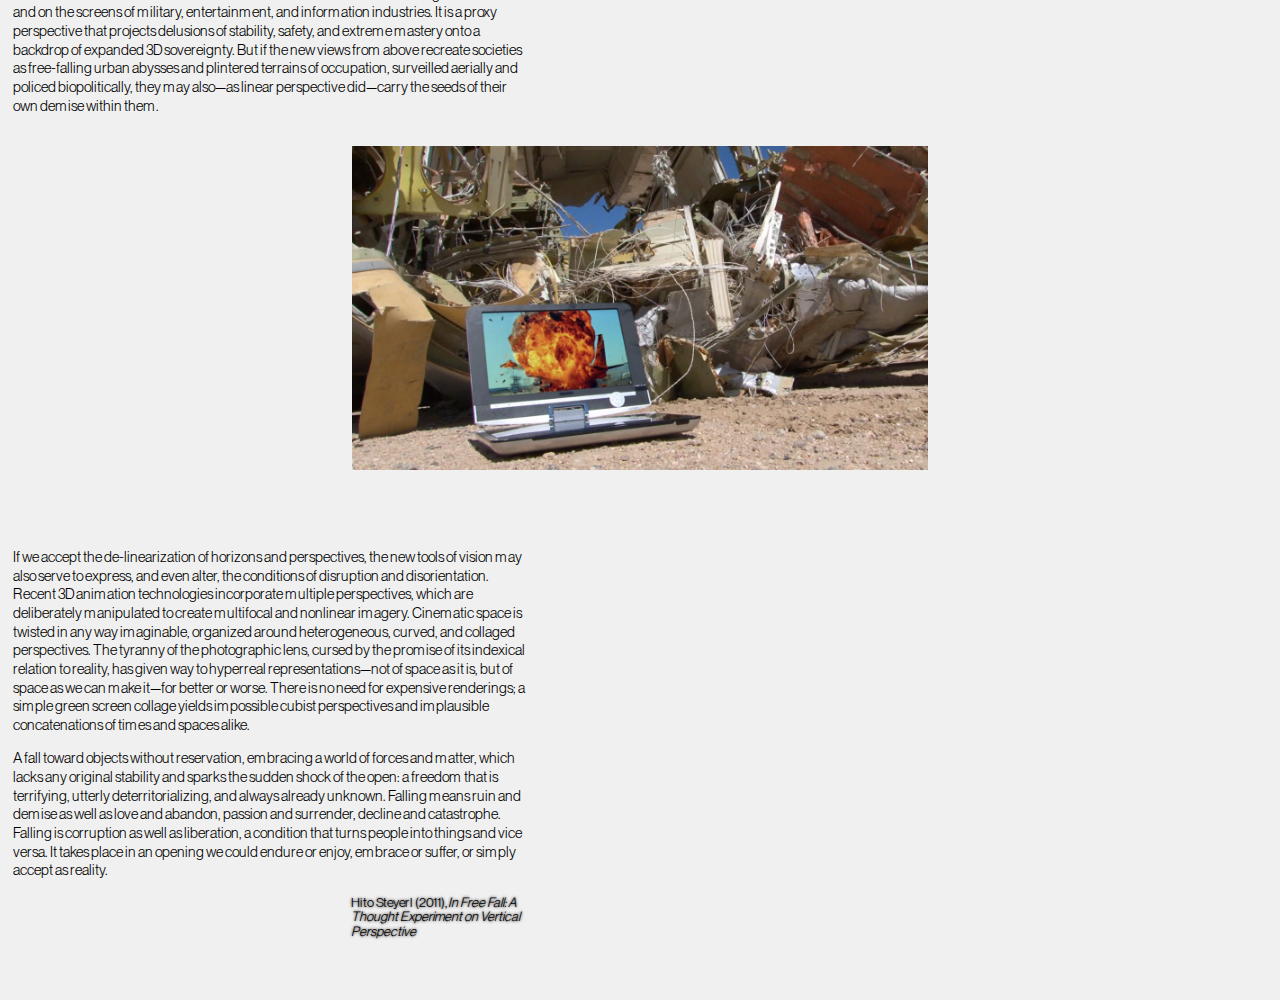
<file: project-5.html>
<!doctype html>
<html>
    <head>
        <meta charset="utf-8">
        <meta name="viewport" content="width=device-width, initial-scale=1.0">
        <link rel="stylesheet" href="styles.css">   
        <title>In Free Fall: A Thought Experiment on Vertical Perspective | Hito Steyerl</title> 
    </head>

    <body id="project-reality">
        
        <div class="buttons-project">
            <a class="back" href="index.html">↖</a>
        </div>

        <div class="header">
            <a class="home-button-project" href="index.html">Simulacrum</a>
        </div>

        <div class="bottom-element">
            <span class="signature">A Dream of Breached Realities</span>
        </div>

        <div class="content-project">
            <div class="text">
                <span class="title">Imagine you are falling, but there is no ground<br><i>In Free Fall: A Thought Experiment on Vertical Perspective</i> (2011) <sup class="superscript">by</sup> Hito Steyerl</br></span>
                <p id="first-p">Imagine you are falling. <br>But there is no ground.</br></p>
                <p>Many contemporary philosophers have pointed out that the present moment is distinguished by a prevailing condition of groundlessness. We cannot assume any stable ground on which to base metaphysical claims or foundational political myths. At best, we are faced with temporary, contingent, and partial attempts at grounding. But if there is no stable ground available for our social lives and philosophical aspirations, the consequence must be a permanent, or at least intermittent state of free fall for subjects and objects alike. But why don’t we notice?</p>
            </div>

            <div class="two-images">
                <img src="img/project-5/1.jpg" class="img1">
                <img src="img/project-5/2.jpg" class="img1">
                <span class="tooltip-text">Still frames from <i>In Free Fall</i> (2010), a film by Hito Steyerl, a speculative exploration towards space.</span>
            </div>

            <div class="text">
                <p>Paradoxically, while you are falling, you will probably feel as if you are floating—or not even moving at all. Falling is relational—if there is nothing to fall toward, you may not even be aware that you’re falling. If there is  no ground, gravity might be low and you’ll feel weightless. Objects will stay suspended if you let go of them. Whole societies around you may be falling just as you are. And it may actually feel like perfect stasis—as if history and time have ended and you can’t even remember that time ever moved forward.</p>
                <p>As you are falling, your sense of orientation may start to play additional tricks on you. The horizon quivers in a maze of collapsing lines and you may lose any sense of above and below, of before and after, of yourself and your boundaries. Pilots have even reported that free fall can trigger a feeling of confusion between the self and the aircraft. While falling, people may sense themselves as being things, while things may sense that they are people. Traditional modes of seeing and feeling are shattered. Any sense of balance is disrupted. Perspectives are twisted and multiplied. New types of visuality arise. This disorientation is partly due to the loss of a stable horizon. In falling, the lines of the horizon shatter, twirl around, and superimpose.</p>
                <p>With the loss of horizon also comes the departure of a stable paradigm of orientation, which has situated concepts of subject and object, of time and space, throughout modernity. Our sense of spatial and temporal orientation has changed dramatically in recent years, prompted by new technologies of surveillance, tracking, and targeting. One of the symptoms of this transformation is the growing importance of aerial views: overviews, Google Map views, satellite views. We are growing increasingly accustomed to what used to be called a God’s-eye view. On the other hand, we also notice the decreasing importance of a paradigm of visuality that long dominated our vision: linear perspective. Its stable and single point of view is being supplemented (and often replaced) by multiple perspectives, overlapping windows, distorted flight lines, and divergent vanishing points. How could these changes be related to the phenomena of groundlessness and permanent fall?</p>
            </div>

            <div class="one-image">
                <img src="img/project-5/7.gif,1600" class="img2">
                <span class="tooltip-text">Still frame from <i>In Free Fall</i> (2010), a film by Hito Steyerl. It incorporates a trio of works: Before the Crash, After the Crash and Crash, which tell the story of the current global economic crisis through the example of an aeroplane junkyard in the Californian desert.</span>
            </div>

            <div class="text">
                <p>This space defined by linear perspective is calculable, navigable, and predictable. It allows the calculation of future risk, which can be anticipated, and therefore, managed. As a consequence, linear perspective not only transforms space, but also introduces the notion of a linear time, which allows mathematical prediction and, with it, linear progress. This is the second, temporal meaning of perspective: a view onto a calculable future. As Walter Benjamin argued, time can become just as homogenous and empty as space. And for all these calculations to operate, we must necessarily assume an observer standing on a stable ground looking out towards a vanishing point on a flat, and actually quite artificial, horizon.</p>
                <p>With the twentieth century, the further dismantling of linear perspective in a variety of areas began to take hold. Cinema supplements photography with the articulation of different temporal perspectives. Montage becomes a perfect device for destabilizing the observer’s perspective and breaking down linear time. Painting abandons representation to a large extent and demolishes linear perspective in cubism, collage, and different types of abstraction. Time and space are reimagined through quantum physics and the theory of relativity, while perception is reorganized by warfare, advertisement, and the conveyor belt.</p>
            </div>

            <div class="one-image">
                <img src="img/project-5/3.jpg" class="img2">
                <span class="tooltip-text">Still frame from <i>In Free Fall</i> (2010), a film by Hito Steyerl. It incorporates a trio of works: Before the Crash, After the Crash and Crash, which tell the story of the current global economic crisis through the example of an aeroplane junkyard in the Californian desert.</span>
            </div>

            <div class="text">
                <p>But how to link this obsessive policing, division, and representation of ground to the philosophical assumption that in contemporary societies there is no ground to speak of? How do these aerial representations—in which grounding effectively constitutes a privileged subject—link to the hypothesis that we currently inhabit a condition of free fall?</p>
                <p>The answer is simple: many of the aerial views, 3D nose-dives, Google Maps, and surveillance panoramas do not actually portray a stable ground. Instead, they create a supposition that it exists in the first place. Retroactively, this virtual ground creates a perspective of overview and surveillance for a distanced, superior spectator safely floating up in the air. Just as linear perspective established an imaginary stable observer and horizon, so does the perspective from above establish an imaginary floating observer and an imaginary stable ground.</p>
            </div>

            <div class="two-images">
                <img src="img/project-5/4.jpg" class="img1">
                <img src="img/project-5/5.jpg" class="img1">
                <span class="tooltip-text">Still frames from <i>In Free Fall</i> (2010), a film by Hito Steyerl. The aeroplane junkyard reveals the anatomy of all sorts of crashes: both fictional and real.</span>
            </div>

            <div class="text">
                <p>This establishes a new visual normality—a new subjectivity safely folded into surveillance technology and screen-based distraction. One might conclude that this is in fact a radicalization—though not an overcoming—of the paradigm of linear perspective. In it, the former distinction between object and subject is exacerbated and turned into the one-way gaze of superiors onto inferiors, a looking down from high to low. Additionally, the displacement of perspective creates a disembodied and remote-controlled gaze, outsourced to machines and other objects. Gazes already became decisively mobile and mechanized with the invention of photography, but new technologies have enabled the detached observant gaze to become ever more inclusive and all-knowing to the point of becoming massively intrusive—as militaristic as it is pornographic, as intense as extensive, both micro- and macroscopic.</p>
                <p>The view from above is a perfect metonymy for a more general verticalization of class relations in the context of an intensified class war from above—seen through the lenses and on the screens of military, entertainment, and information industries. It is a proxy perspective that projects delusions of stability, safety, and extreme mastery onto a backdrop of expanded 3D sovereignty. But if the new views from above recreate societies as free-falling urban abysses and plintered terrains of occupation, surveilled aerially and policed biopolitically, they may also—as linear perspective did—carry the seeds of their own demise within them.</p>
            </div>

            <div class="one-image">
                <img src="img/project-5/6.jpg" class="img2">
                <span class="tooltip-text">Still frame from <i>In Free Fall</i> (2010), by Hito Steyerl. Falling is a transition. It is corruption, revolution and abandonment. It implies a relationship. The film charts an airplane in the process of falling, it documents a life made visible through consecutive moments of destruction.</span>
            </div>

            <div class="text">
                <p>If we accept the de-linearization of horizons and perspectives, the new tools of vision may also serve to express, and even alter, the conditions of disruption and disorientation. Recent 3D animation technologies incorporate multiple perspectives, which are deliberately manipulated to create multifocal and nonlinear imagery. Cinematic space is twisted in any way imaginable, organized around heterogeneous, curved, and collaged perspectives. The tyranny of the photographic lens, cursed by the promise of its indexical relation to reality, has given way to hyperreal representations—not of space as it is, but of space as we can make it—for better or worse. There is no need for expensive renderings; a simple green screen collage yields impossible cubist perspectives and implausible concatenations of times and spaces alike.</p>
                <p>A fall toward objects without reservation, embracing a world of forces and matter, which lacks any original stability and sparks the sudden shock of the open: a freedom that is terrifying, utterly deterritorializing, and always already unknown. Falling means ruin and demise as well as love and abandon, passion and surrender, decline and catastrophe. Falling is corruption as well as liberation, a condition that turns people into things and vice versa. It takes place in an opening we could endure or enjoy, embrace or suffer, or simply accept as reality.</p>
                <p id="text-reference" class="margin-bottom">Hito Steyerl (2011), <i>In Free Fall: A Thought Experiment on Vertical Perspective</i></p>
            </div>
        </div>

    </body>
</html>
</file>
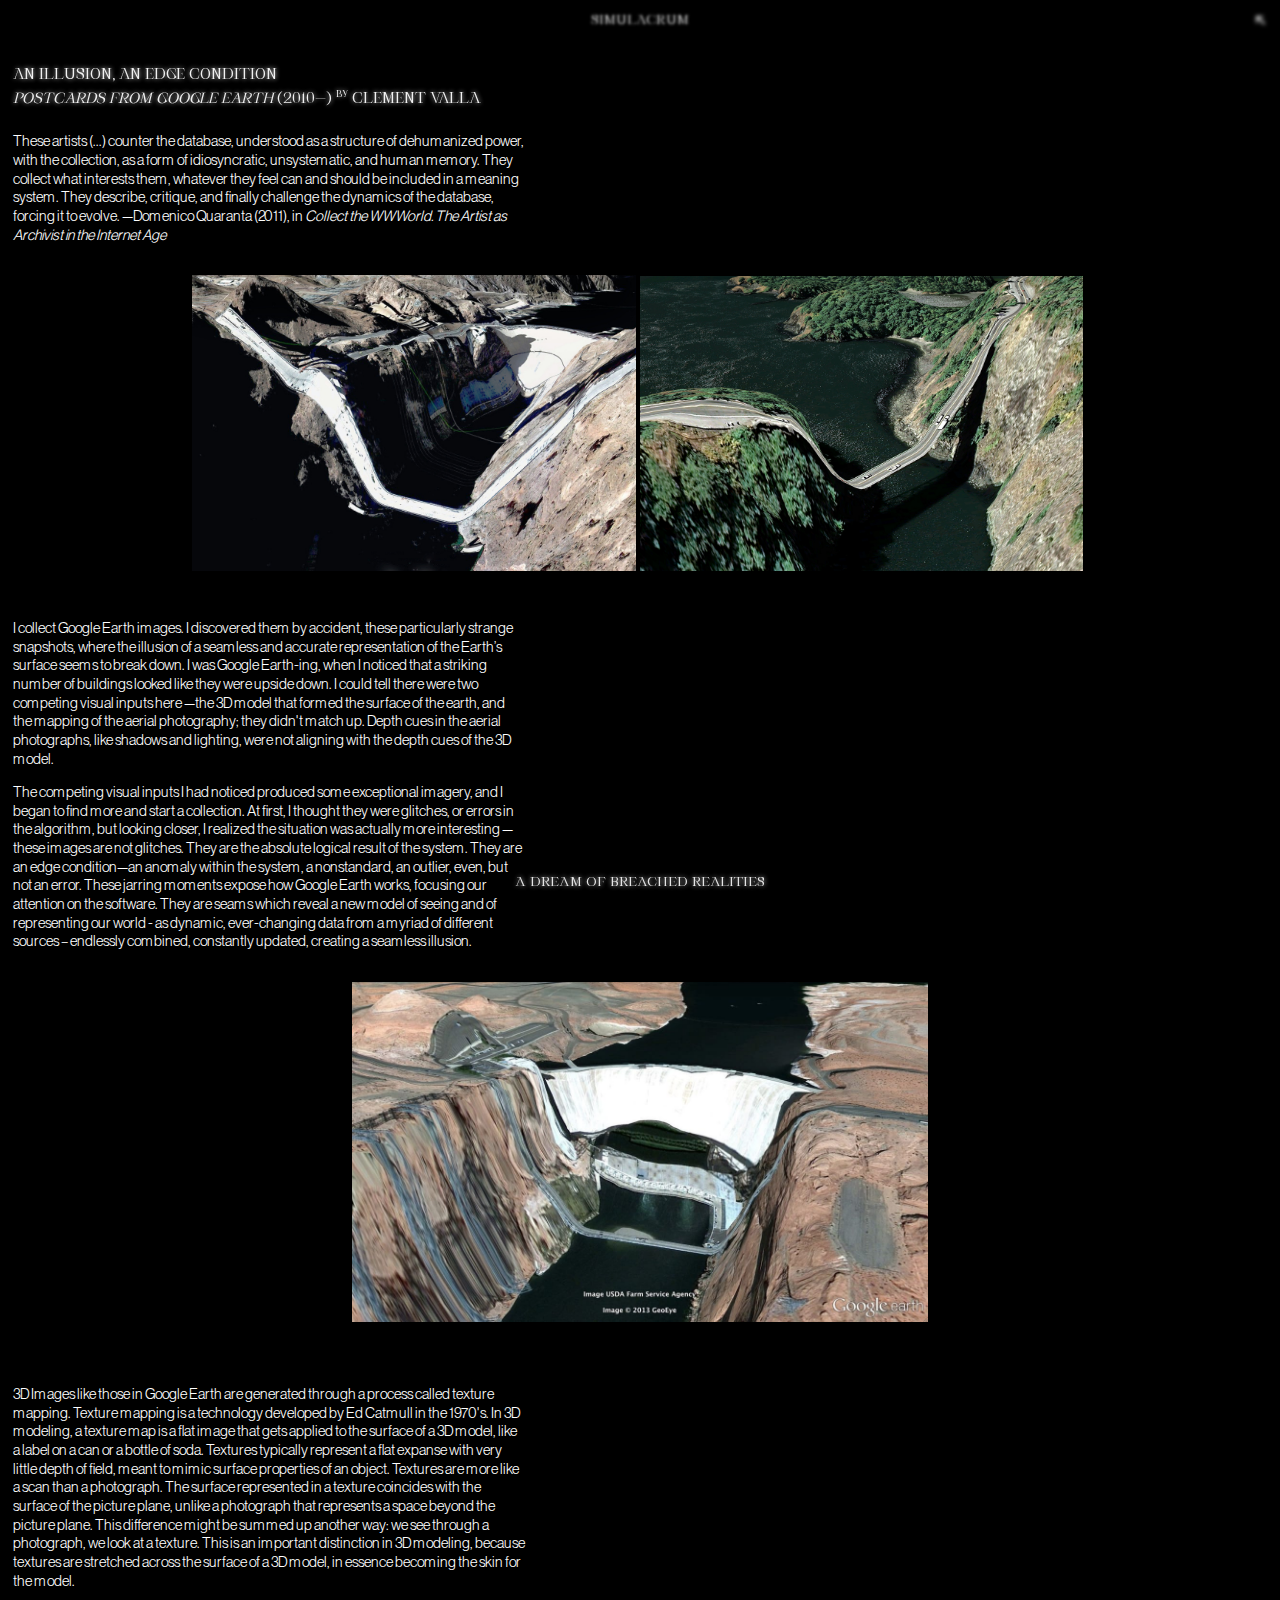
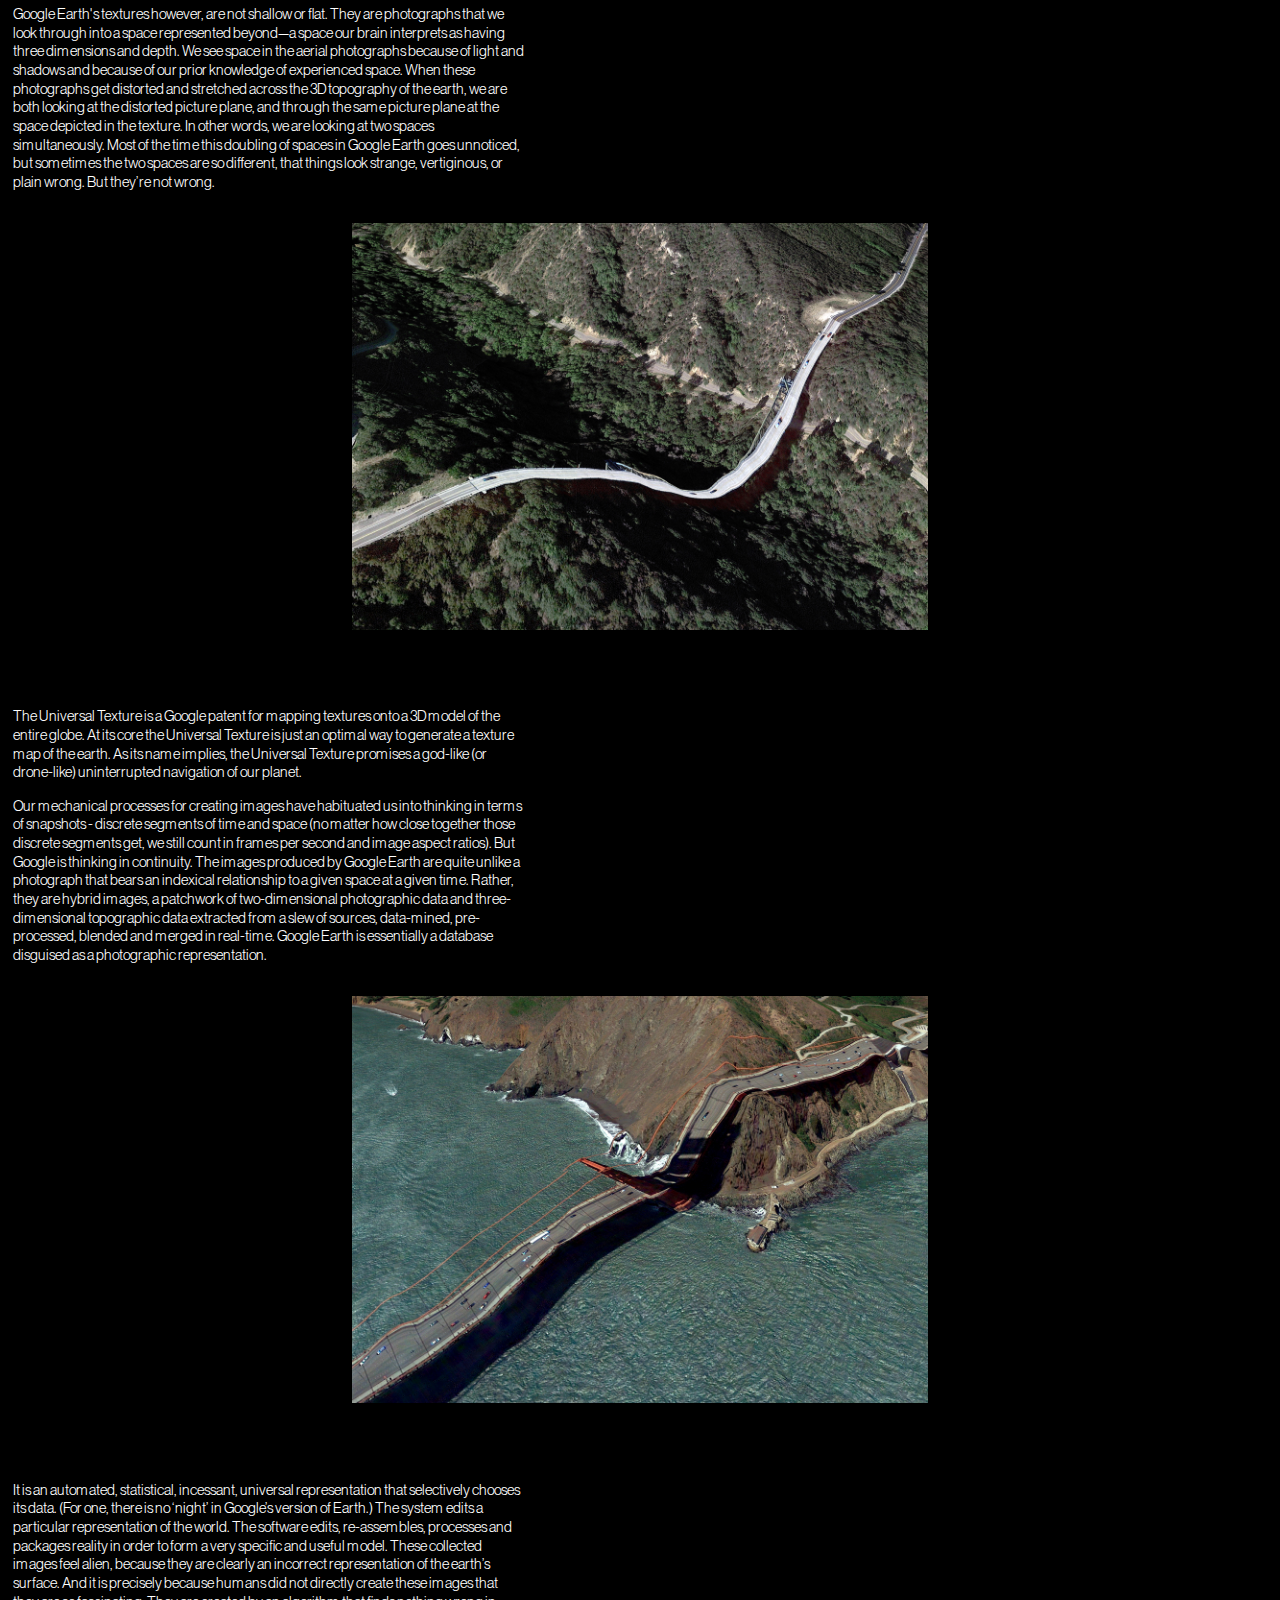
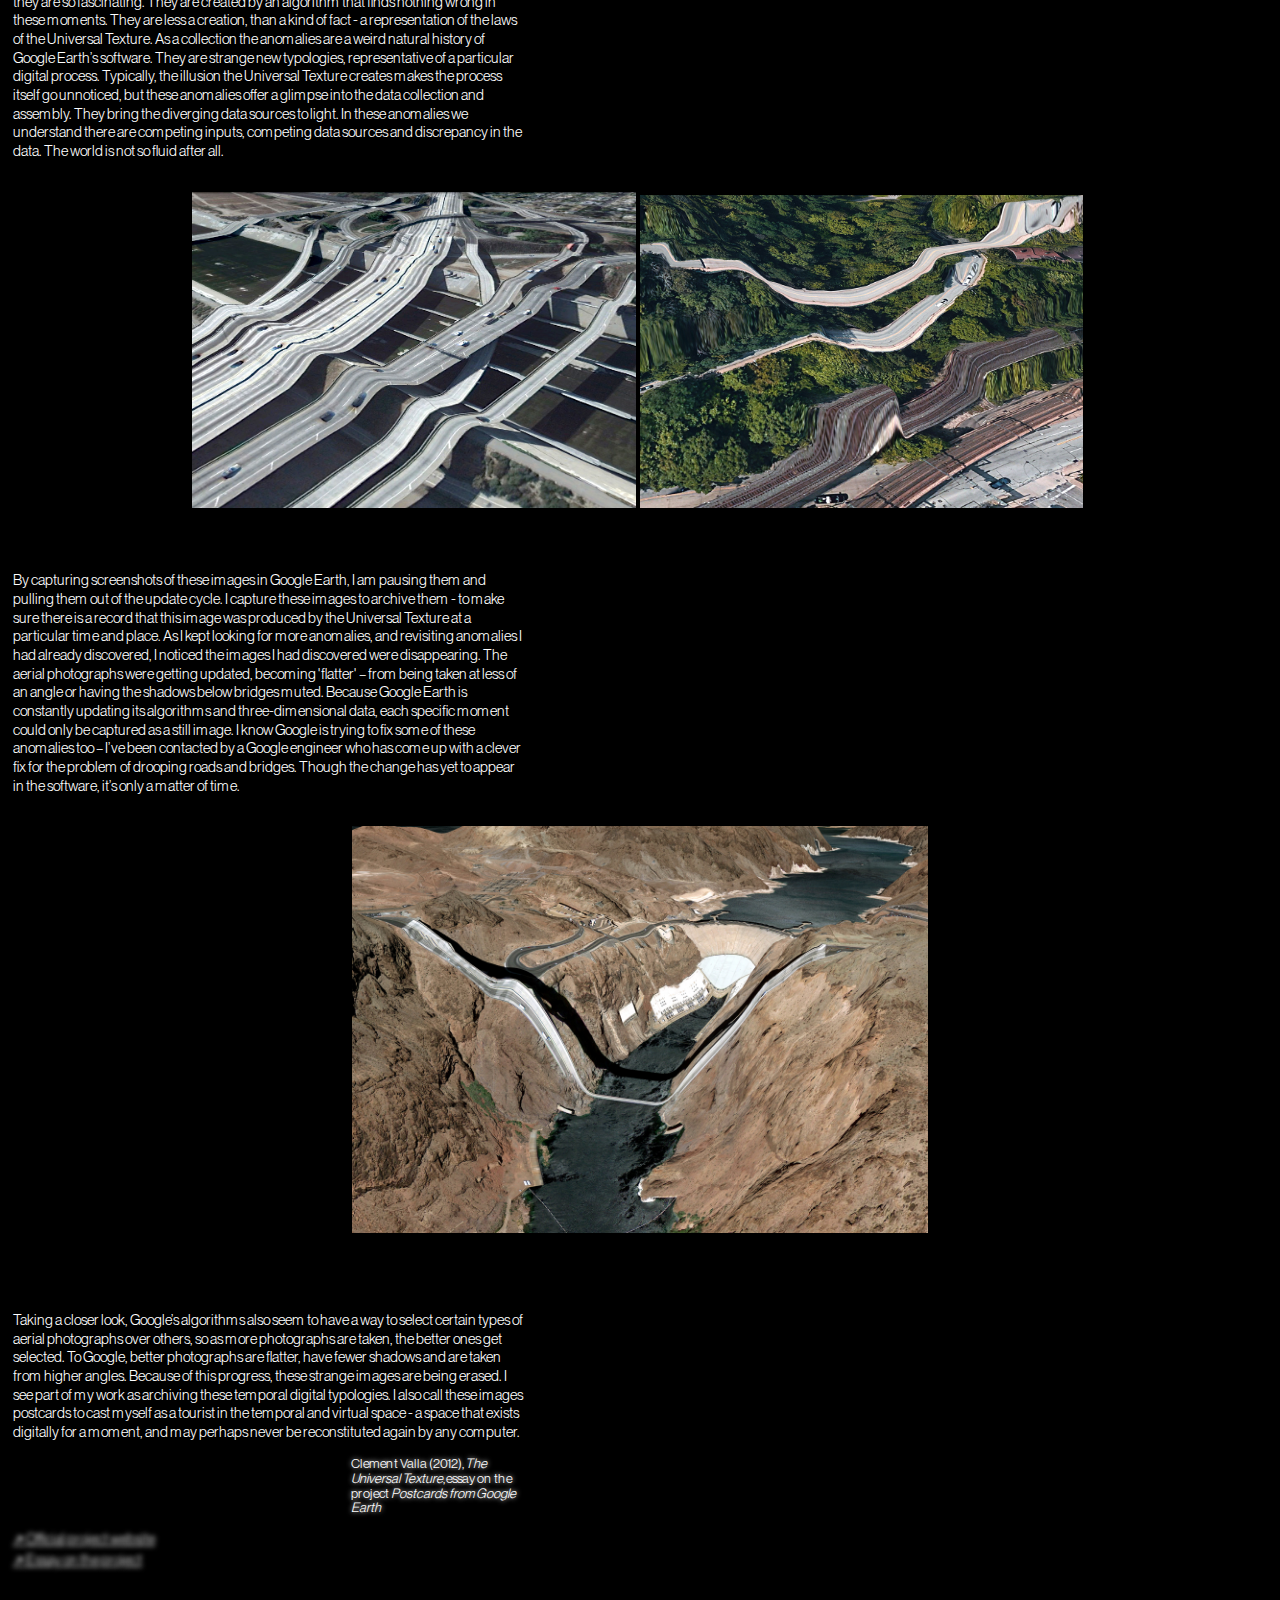
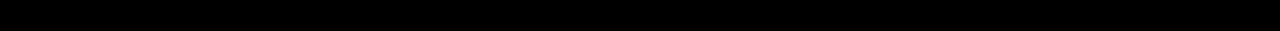
<file: project-6.html>
<!doctype html>
<html>
    <head>
        <meta charset="utf-8">
        <meta name="viewport" content="width=device-width, initial-scale=1.0">
        <link rel="stylesheet" href="styles.css">   
        <title>Postcards from Google Earth | Clement Valla</title> 
    </head>

    <body id="project-unreality">
        
        <div class="buttons-project">
            <a class="back-unreality" href="unreality.html">↖</a>
        </div>

        <div class="header">
            <a class="home-button-project-unreality" href="unreality.html">Simulacrum</a>
        </div>

        <div class="bottom-element">
            <span class="signature-unreality">A Dream of Breached Realities</span>
        </div>

        <div class="content-project-unreality">
            <div class="text">
                <span class="title-unreality">An illusion, an edge condition<br><i>Postcards from google earth</i> (2010—) <sup class="superscript">by</sup> Clement Valla</br></span>
                <p id="first-p">These artists (...) counter the database, understood as a structure of dehumanized power, with the collection, as a form of idiosyncratic, unsystematic, and human memory. They collect what interests them, whatever they feel can and should be included in a meaning system. They describe, critique, and finally challenge the dynamics of the database, forcing it to evolve. —Domenico Quaranta (2011), in <i>Collect the WWWorld. The Artist as Archivist in the Internet Age</i></p>
            </div>

            <div class="two-images">
                <img src="img/project-6/1.jpg" class="img1">
                <img src="img/project-6/2.jpg" class="img1">
                <span class="tooltip-text-unreality"><i>Postcards From Google Earth</i> (2010-), by Clement Valla. The project faces reality as a simulacrum.</span>
            </div>

            <div class="text">
                <p>I collect Google Earth images. I discovered them by accident, these particularly strange snapshots, where the illusion of a seamless and accurate representation of the Earth’s surface seems to break down. I was Google Earth-ing, when I noticed that a striking number of buildings looked like they were upside down. I could tell there were two competing visual inputs here —the 3D model that formed the surface of the earth, and the mapping of the aerial photography; they didn't match up. Depth cues in the aerial photographs, like shadows and lighting, were not aligning with the depth cues of the 3D model.</p>
                <p>The competing visual inputs I had noticed produced some exceptional imagery, and I began to find more and start a collection.  At first, I thought they were glitches, or errors in the algorithm, but looking closer, I realized the situation was actually more interesting — these images are not glitches. They are the absolute logical result of the system. They are an edge condition—an anomaly within the system, a nonstandard, an outlier, even, but not an error. These jarring moments expose how Google Earth works, focusing our attention on the software. They are seams which reveal a new model of seeing and of representing our world - as dynamic, ever-changing data from a myriad of different sources – endlessly combined, constantly updated, creating a seamless illusion.</p>
            </div>

            <div class="one-image">
                <img src="img/project-6/5.jpg" class="img2">
                <span class="tooltip-text-unreality"><i>Postcards From Google Earth</i>. The surface represented in a texture coincides with the surface of the picture plane, unlike a photo that represents a space beyond the picture plane.</span>
            </div>

            <div class="text">
                <p>3D Images like those in Google Earth are generated through a process called texture mapping. Texture mapping is a technology developed by Ed Catmull in the 1970's. In 3D modeling, a texture map is a flat image that gets applied to the surface of a 3D model, like a label on a can or a bottle of soda. Textures typically represent a flat expanse with very little depth of field, meant to mimic surface properties of an object. Textures are more like a scan than a photograph. The surface represented in a texture coincides with the surface of the picture plane, unlike a photograph that represents a space beyond the picture plane. This difference might be summed up another way: we see through a photograph, we look at a texture. This is an important distinction in 3D modeling, because textures are stretched across the surface of a 3D model, in essence becoming the skin for the model.</p>
                <p>Google Earth's textures however, are not shallow or flat. They are photographs that we look through into a space represented beyond—a space our brain interprets as having three dimensions and depth. We see space in the aerial photographs because of light and shadows and because of our prior knowledge of experienced space. When these photographs get distorted and stretched across the 3D topography of the earth, we are both looking at the distorted picture plane, and through the same picture plane at the space depicted in the texture. In other words, we are looking at two spaces simultaneously. Most of the time this doubling of spaces in Google Earth goes unnoticed, but sometimes the two spaces are so different, that things look strange, vertiginous, or plain wrong. But they’re not wrong.</p>
            </div>

            <div class="one-image">
                <img src="img/project-6/3.jpg" class="img2">
                <span class="tooltip-text-unreality"><i>Postcards From Google Earth</i> (2010-), by Clement Valla. The images reveal a new model of representation: not through indexical photos but through automated data collection from different sources endlessly combined to create a seamless illusion.</span>
            </div>

            <div class="text">
                <p>The Universal Texture is a Google patent for mapping textures onto a 3D model of the entire globe. At its core the Universal Texture is just an optimal way to generate a texture map of the earth. As its name implies, the Universal Texture promises a god-like (or drone-like) uninterrupted navigation of our planet.</p>
                <p>Our mechanical processes for creating images have habituated us into thinking in terms of snapshots - discrete segments of time and space (no matter how close together those discrete segments get, we still count in frames per second and image aspect ratios). But Google is thinking in continuity. The images produced by Google Earth are quite unlike a photograph that bears an indexical relationship to a given space at a given time. Rather, they are hybrid images, a patchwork of two-dimensional photographic data and three-dimensional topographic data extracted from a slew of sources, data-mined, pre-processed, blended and merged in real-time. Google Earth is essentially a database disguised as a photographic representation.</p>
            </div>

            <div class="one-image">
                <img src="img/project-6/4.jpg" class="img2">
                <span class="tooltip-text-unreality"><i>Postcards From Google Earth</i> (2010-), by Clement Valla. The images reveal a new model of representation: not through indexical photos but through automated data collection from different sources endlessly combined to create a seamless illusion.</span>
            </div>

            <div class="text">
                <p>It is an automated, statistical, incessant, universal representation that selectively chooses its data. (For one, there is no ‘night’ in Google’s version of Earth.) The system edits a particular representation of the world. The software edits, re-assembles, processes and packages reality in order to form a very specific and useful model. These collected images feel alien, because they are clearly an incorrect representation of the earth’s surface. And it is precisely because humans did not directly create these images that they are so fascinating. They are created by an algorithm that finds nothing wrong in these moments. They are less a creation, than a kind of fact - a representation of the laws of the Universal Texture. As a collection the anomalies are a weird natural history of Google Earth’s software. They are strange new typologies, representative of a particular digital process. Typically, the illusion the Universal Texture creates makes the process itself go unnoticed, but these anomalies offer a glimpse into the data collection and assembly. They bring the diverging data sources to light. In these anomalies we understand there are competing inputs, competing data sources and discrepancy in the data. The world is not so fluid after all.</p>
            </div>

            <div class="two-images">
                <img src="img/project-6/6.jpg" class="img1">
                <img src="img/project-6/7.jpg" class="img1">
                <span class="tooltip-text-unreality"><i>Postcards From Google Earth</i>. We are looking at two spaces simultaneously. Most of the time this doubling of spaces in Google Earth goes unnoticed, but sometimes the two spaces are so different, that things look strange, or plain wrong. But they’re not wrong.</span>
            </div>

            <div class="text">
                <p>By capturing screenshots of these images in Google Earth, I am pausing them and pulling them out of the update cycle. I capture these images to archive them - to make sure there is a record that this image was produced by the Universal Texture at a particular time and place. As I kept looking for more anomalies, and revisiting anomalies I had already discovered, I noticed the images I had discovered were disappearing. The aerial photographs were getting updated, becoming 'flatter' – from being taken at less of an angle or having the shadows below bridges muted. Because Google Earth is constantly updating its algorithms and three-dimensional data, each specific moment could only be captured as a still image. I know Google is trying to fix some of these anomalies too – I’ve been contacted by a Google engineer who has come up with a clever fix for the problem of drooping roads and bridges. Though the change has yet to appear in the software, it’s only a matter of time.</p>
            </div>

            <div class="one-image">
                <img src="img/project-6/8.jpg" class="img2">
                <span class="tooltip-text-unreality"><i>Postcards From Google Earth.</i> These images counter the database, understood as a structure of dehumanized power, with the collection, as a form of idiosyncratic, unsystematic, and human memory. They describe, critique, and finally challenge the dynamics of the database, forcing it to evolve.</span>
            </div>

            <div class="text">
                <p>Taking a closer look, Google’s algorithms also seem to have a way to select certain types of aerial photographs over others, so as more photographs are taken, the better ones get selected. To Google, better photographs are flatter, have fewer shadows and are taken from higher angles. Because of this progress, these strange images are being erased. I see part of my work as archiving these temporal digital typologies. I also call these images postcards to cast myself as a tourist in the temporal and virtual space - a space that exists digitally for a moment, and may perhaps never be reconstituted again by any computer.</p>
                <p id="text-reference-unreality">Clement Valla (2012), <i>The Universal Texture</i>, essay on the project <i>Postcards from Google Earth</i></p>
                <div class="margin-bottom"><a href="http://www.postcards-from-google-earth.com/" class="link-unreality" target="_blank"><span style="font-family: 'Spectral'; font-size: 13pt;">↗</span> Official project website</a>
                    <br><a href="https://rhizome.org/editorial/2012/jul/31/universal-texture/" class="link-unreality" target="_blank"><span style="font-family: 'Spectral'; font-size: 13pt;">↗</span> Essay on the project</a></br></div>
            </div>
        </div>

    </body>
</html>
</file>
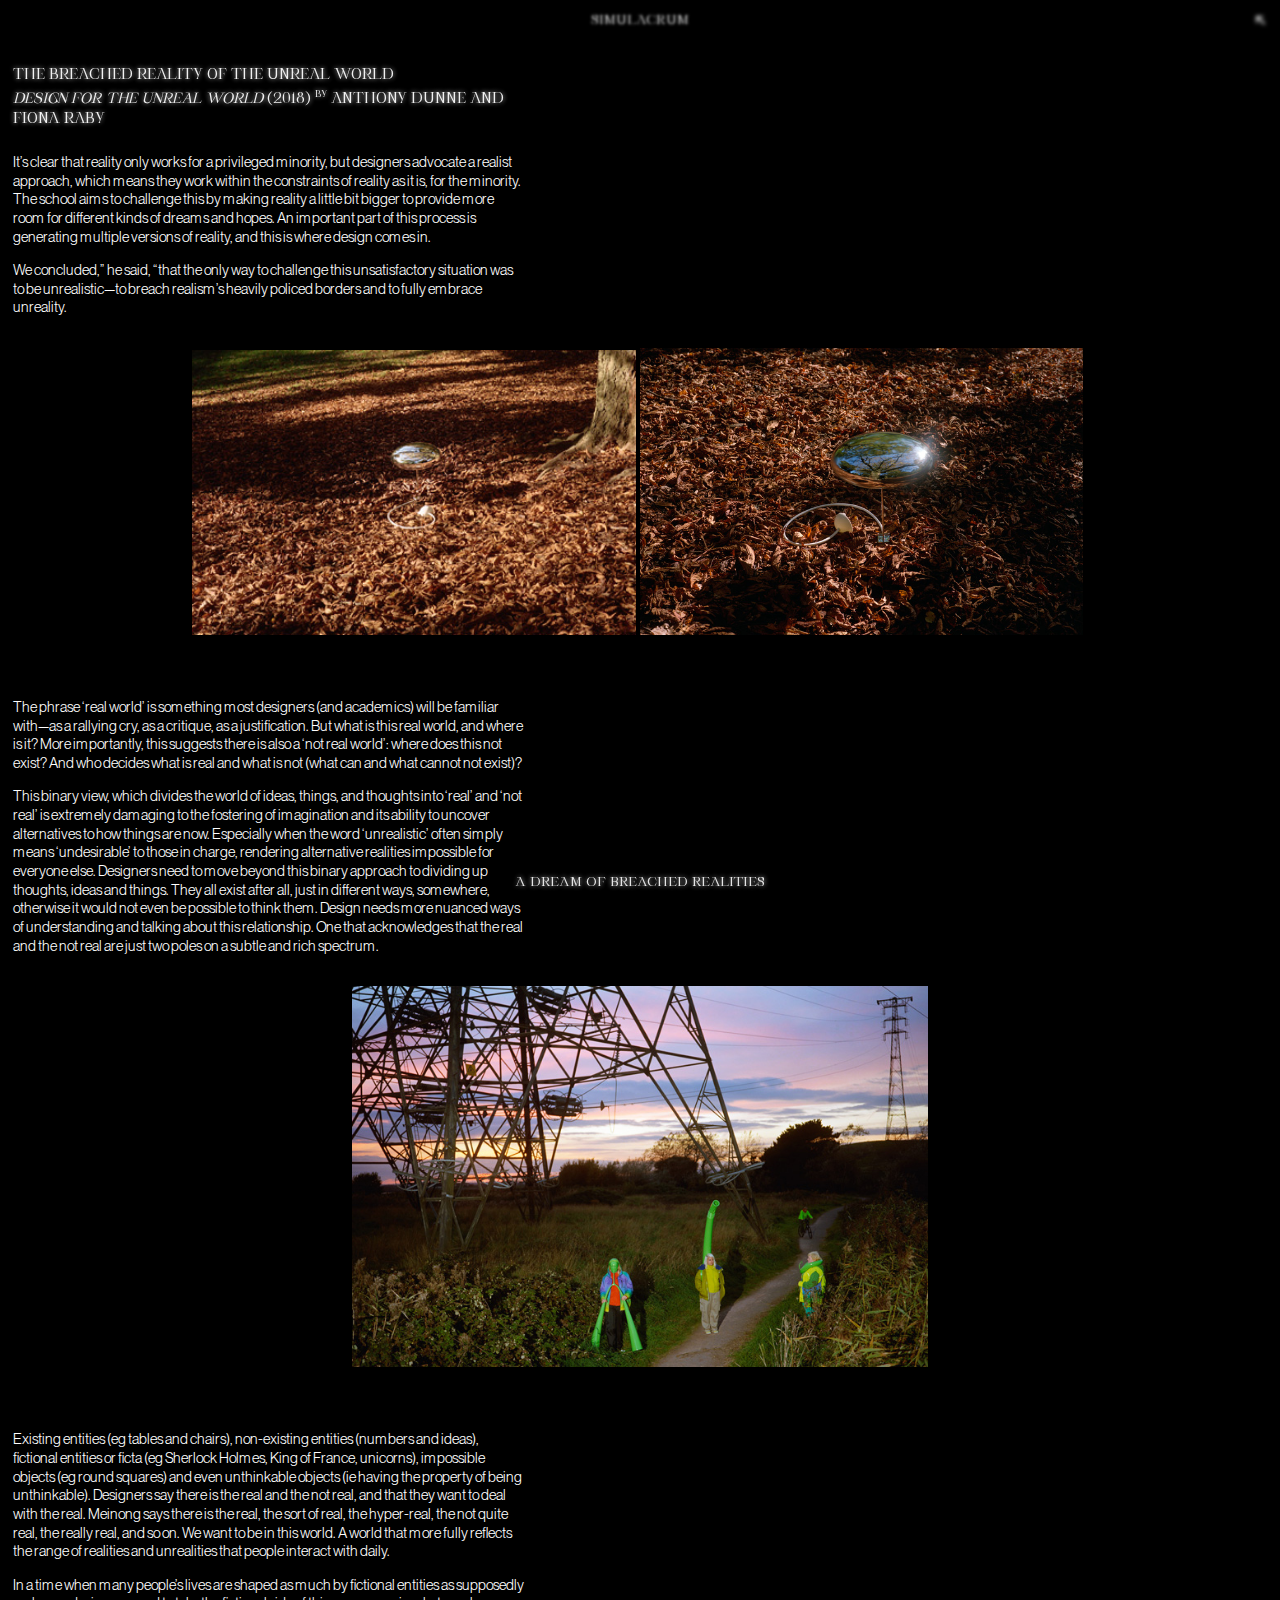
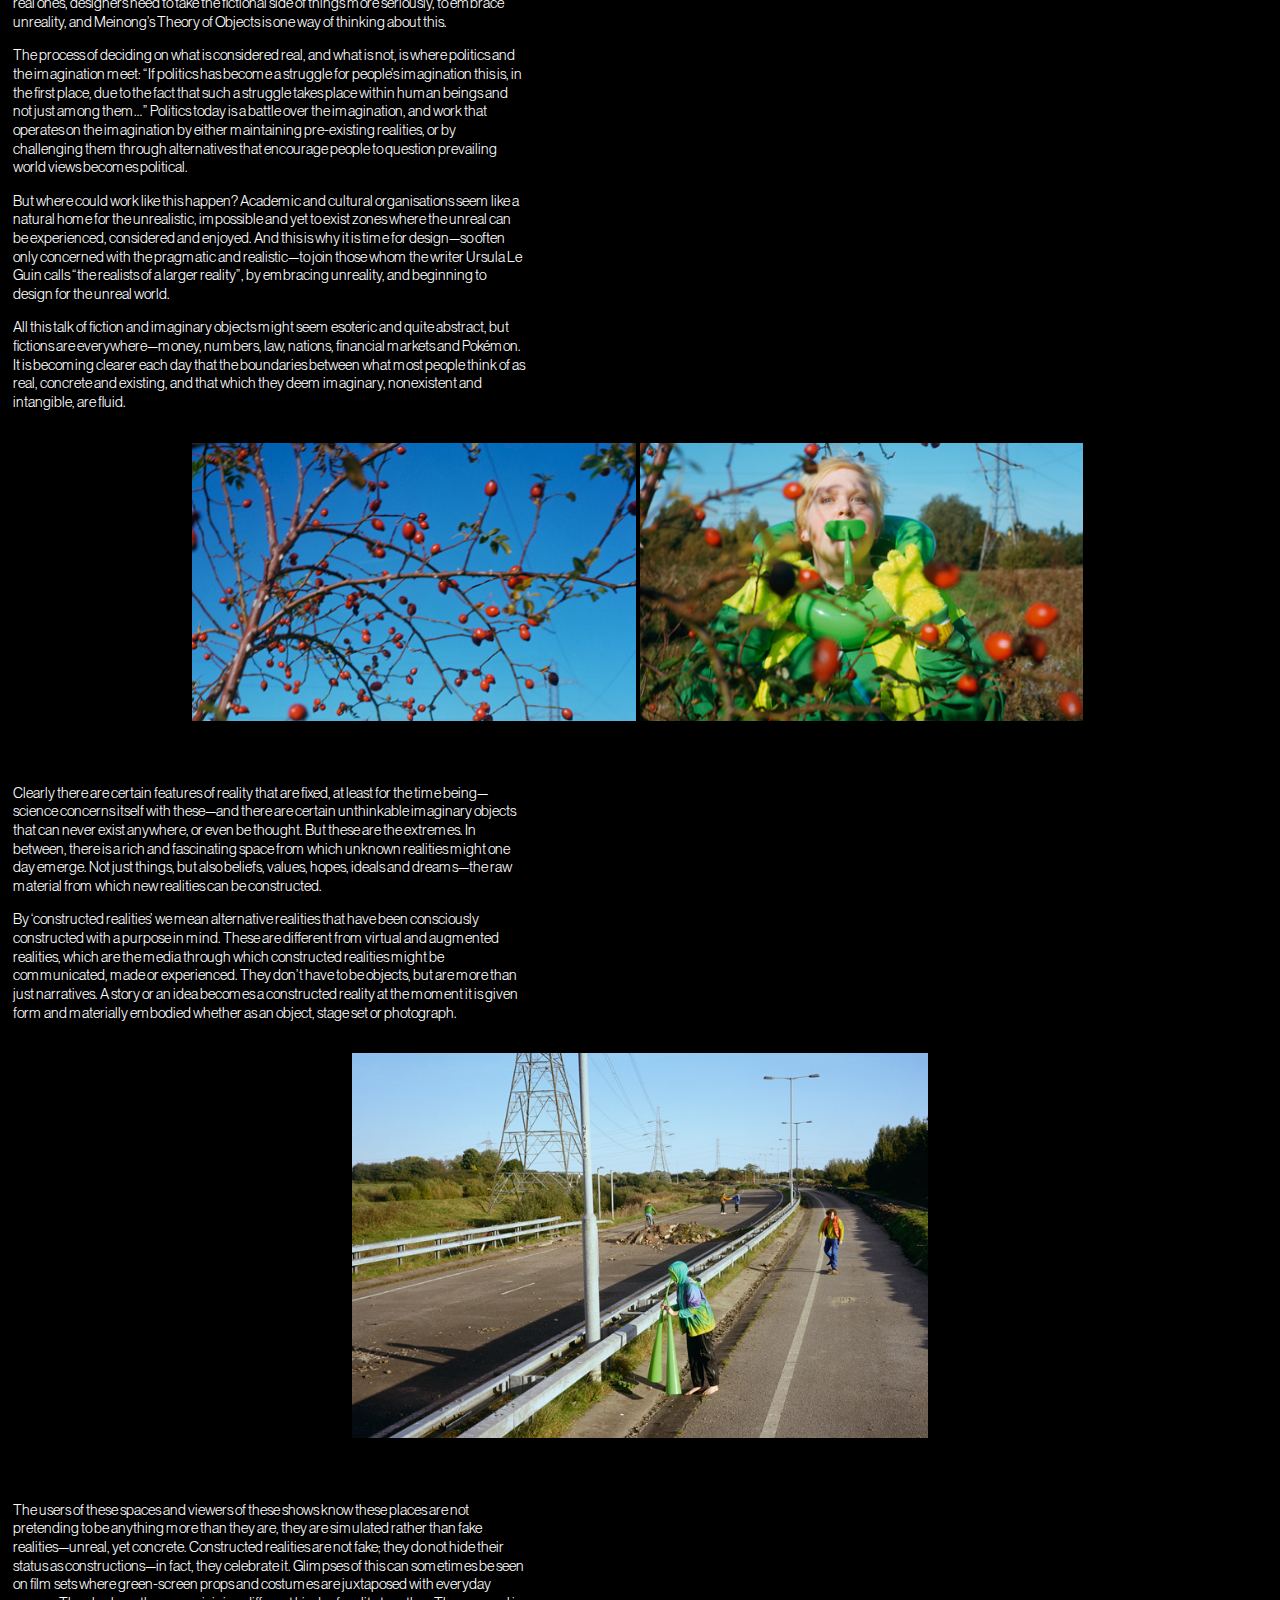
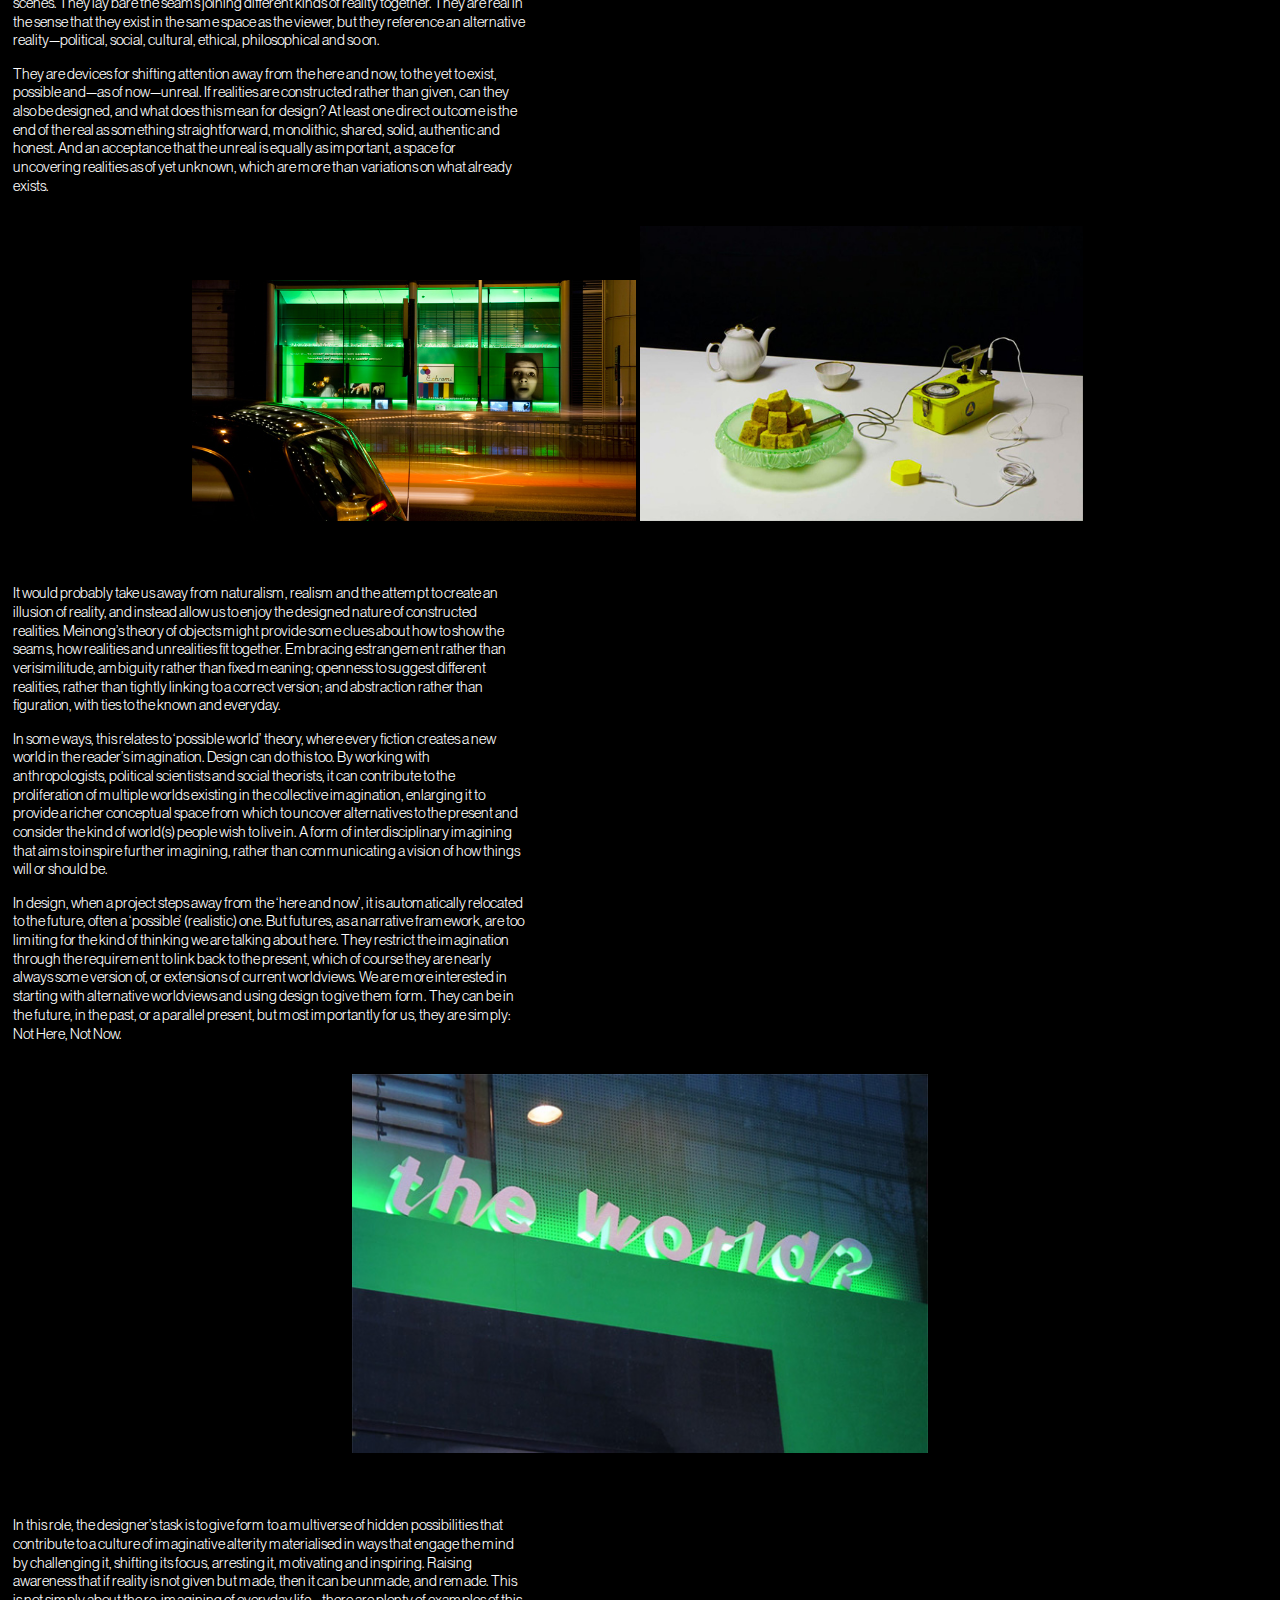
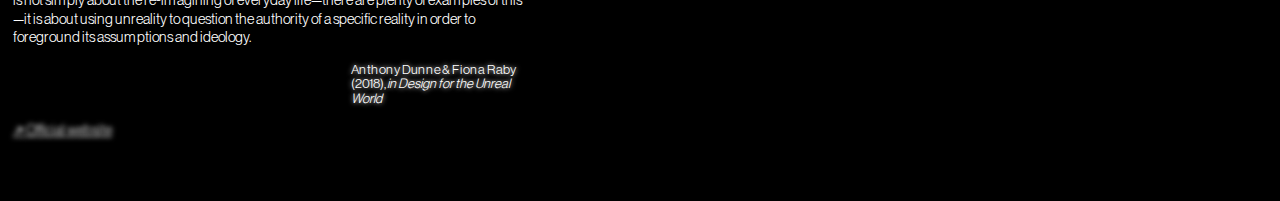
<file: project-7.html>
<!doctype html>
<html>
    <head>
        <meta charset="utf-8">
        <meta name="viewport" content="width=device-width, initial-scale=1.0">
        <link rel="stylesheet" href="styles.css">    
        <title>Design for the Unreal World | Anthony Dunne and Fiona Raby</title>
    </head>

    <body id="project-unreality">
        
        <div class="buttons-project">
            <a class="back-unreality" href="unreality.html">↖</a>
        </div>

        <div class="header">
            <a class="home-button-project-unreality" href="unreality.html">Simulacrum</a>
        </div>

        <div class="bottom-element">
            <span class="signature-unreality">A Dream of Breached Realities</span>
        </div>

        <div class="content-project-unreality">
            <div class="text">
                <span class="title-unreality">The Breached Reality of the Unreal World<br><i>Design for the Unreal World</i> (2018) <sup class="superscript">by</sup> Anthony Dunne and Fiona Raby</br></span>
                <p id="first-p">It’s clear that reality only works for a privileged minority, but designers advocate a realist approach, which means they work within the constraints of reality as it is, for the minority. The school aims to challenge this by making reality a little bit bigger to provide more room for different kinds of dreams and hopes. An important part of this process is generating multiple versions of reality, and this is where design comes in.</p>
                <p>We concluded,” he said, “that the only way to challenge this unsatisfactory situation was to be unrealistic—to breach realism’s heavily policed borders and to fully embrace unreality.</p>
            </div>

            <div class="two-images">
                <img src="img/project-7/1.jpg" class="img1">
                <img src="img/project-7/2.jpg" class="img1">
                <span class="tooltip-text-unreality"><i>Between Reality and the Impossible</i> (2010), by Anthony Dune and Fiona Raby, a number of design proposals presented through models, photographic scenarios, videos and 3D texts.</span>
            </div>

            <div class="text">
                <p>The phrase ‘real world’ is something most designers (and academics) will be familiar with—as a rallying cry, as a critique, as a justification. But what is this real world, and where is it? More importantly, this suggests there is also a ‘not real world’: where does this not exist? And who decides what is real and what is not (what can and what cannot not exist)?</p>
                <p>This binary view, which divides the world of ideas, things, and thoughts into ‘real’ and ‘not real’ is extremely damaging to the fostering of imagination and its ability to uncover alternatives to how things are now. Especially when the word ‘unrealistic’ often simply means ‘undesirable’ to those in charge, rendering alternative realities impossible for everyone else. Designers need to move beyond this binary approach to dividing up thoughts, ideas and things. They all exist after all, just in different ways, somewhere, otherwise it would not even be possible to think them. Design needs more nuanced ways of understanding and talking about this relationship. One that acknowledges that the real and the not real are just two poles on a subtle and rich spectrum.</p>
            </div>

            <div class="one-image">
                <img src="img/project-7/3.jpg" class="img2">
                <span class="tooltip-text-unreality"><i>Between Reality and the Impossible</i> (2010), by Dune and Raby. What happens when you use design to transport our imaginations into parallel but possible worlds?</span>
            </div>

            <div class="text">
                <p>Existing entities (eg tables and chairs), non-existing entities (numbers and ideas), fictional entities or ficta (eg Sherlock Holmes, King of France, unicorns), impossible objects (eg round squares) and even unthinkable objects (ie having the property of being unthinkable). Designers say there is the real and the not real, and that they want to deal with the real. Meinong says there is the real, the sort of real, the hyper-real, the not quite real, the really real, and so on. We want to be in this world. A world that more fully reflects the range of realities and unrealities that people interact with daily.</p>
                <p>In a time when many people’s lives are shaped as much by fictional entities as supposedly real ones, designers need to take the fictional side of things more seriously, to embrace unreality, and Meinong’s Theory of Objects is one way of thinking about this.</p>
                <p>The process of deciding on what is considered real, and what is not, is where politics and the imagination meet: “If politics has become a struggle for people’s imagination this is, in the first place, due to the fact that such a struggle takes place within human beings and not just among them…” Politics today is a battle over the imagination, and work that operates on the imagination by either maintaining pre-existing realities, or by challenging them through alternatives that encourage people to question prevailing world views becomes political.</p>
                <p>But where could work like this happen? Academic and cultural organisations seem like a natural home for the unrealistic, impossible and yet to exist zones where the unreal can be experienced, considered and enjoyed. And this is why it is time for design—so often only concerned with the pragmatic and realistic—to join those whom the writer Ursula Le Guin calls “the realists of a larger reality”, by embracing unreality, and beginning to design for the unreal world.</p>
                <p>All this talk of fiction and imaginary objects might seem esoteric and quite abstract, but fictions are everywhere—money, numbers, law, nations, financial markets and Pokémon. It is becoming clearer each day that the boundaries between what most people think of as real, concrete and existing, and that which they deem imaginary, nonexistent and intangible, are fluid.</p>
            </div>

            <div class="two-images">
                <img src="img/project-7/4.jpg" class="img1">
                <img src="img/project-7/5.jpg" class="img1">
                <span class="tooltip-text-unreality"><i>Between Reality and the Impossible</i> (2010), by Dune and Raby. The project is concerned not only with the expressive, functional and communicative possibilities of new technologies but also with the social, cultural and ethical consequences of living within an increasingly technologically mediated society.</span>
            </div>

            <div class="text">
                <p>Clearly there are certain features of reality that are fixed, at least for the time being—science concerns itself with these—and there are certain unthinkable imaginary objects that can never exist anywhere, or even be thought. But these are the extremes. In between, there is a rich and fascinating space from which unknown realities might one day emerge. Not just things, but also beliefs, values, hopes, ideals and dreams—the raw material from which new realities can be constructed.</p>
                <p>By ‘constructed realities’ we mean alternative realities that have been consciously constructed with a purpose in mind. These are different from virtual and augmented realities, which are the media through which constructed realities might be communicated, made or experienced. They don’t have to be objects, but are more than just narratives. A story or an idea becomes a constructed reality at the moment it is given form and materially embodied whether as an object, stage set or photograph.</p>
            </div>

            <div class="one-image">
                <img src="img/project-7/9.jpg" class="img2">
                <span class="tooltip-text-unreality"><i>Between Reality and the Impossible</i> (2010), by Dune and Raby. What happens when you decouple design from the marketplace and use it to pose questions and provoke?</span>
            </div>

            <div class="text">
                <p>The users of these spaces and viewers of these shows know these places are not pretending to be anything more than they are, they are simulated rather than fake realities—unreal, yet concrete. Constructed realities are not fake; they do not hide their status as constructions—in fact, they celebrate it. Glimpses of this can sometimes be seen on film sets where green-screen props and costumes are juxtaposed with everyday scenes. They lay bare the seams joining different kinds of reality together. They are real in the sense that they exist in the same space as the viewer, but they reference an alternative reality—political, social, cultural, ethical, philosophical and so on.</p>
                <p>They are devices for shifting attention away from the here and now, to the yet to exist, possible and—as of now—unreal. If realities are constructed rather than given, can they also be designed, and what does this mean for design? At least one direct outcome is the end of the real as something straightforward, monolithic, shared, solid, authentic and honest. And an acceptance that the unreal is equally as important, a space for uncovering realities as of yet unknown, which are more than variations on what already exists.</p>
            </div>

            <div class="two-images">
                <img src="img/project-7/6.jpg" class="img1">
                <img src="img/project-7/7.jpg" class="img1">
                <span class="tooltip-text-unreality"><i>Welcome Windows</i> (2010), by Dune and Raby. There are no solutions here, or even answers; just questions, ideas and possibilities. They probe our beliefs and values; they challenge our assumptions; and they help us see that the way things are now is just one possibility, and not necessarily the best one.</span>
            </div>

            <div class="text">
                <p>It would probably take us away from naturalism, realism and the attempt to create an illusion of reality, and instead allow us to enjoy the designed nature of constructed realities. Meinong’s theory of objects might provide some clues about how to show the seams, how realities and unrealities fit together. Embracing estrangement rather than verisimilitude, ambiguity rather than fixed meaning; openness to suggest different realities, rather than tightly linking to a correct version; and abstraction rather than figuration, with ties to the known and everyday.</p>
                <p>In some ways, this relates to ‘possible world’ theory, where every fiction creates a new world in the reader’s imagination. Design can do this too. By working with anthropologists, political scientists and social theorists, it can contribute to the proliferation of multiple worlds existing in the collective imagination, enlarging it to provide a richer conceptual space from which to uncover alternatives to the present and consider the kind of world(s) people wish to live in. A form of interdisciplinary imagining that aims to inspire further imagining, rather than communicating a vision of how things will or should be.</p>
                <p>In design, when a project steps away from the ‘here and now’, it is automatically relocated to the future, often a ‘possible’ (realistic) one. But futures, as a narrative framework, are too limiting for the kind of thinking we are talking about here. They restrict the imagination through the requirement to link back to the present, which of course they are nearly always some version of, or extensions of current worldviews. We are more interested in starting with alternative worldviews and using design to give them form. They can be in the future, in the past, or a parallel present, but most importantly for us, they are simply: Not Here, Not Now.</p>
            </div>

            <div class="one-image">
                <img src="img/project-7/8.jpg" class="img2">
                <span class="tooltip-text-unreality"><i>Welcome Windows</i> (2010), by Dune and Raby. There are no solutions here, or even answers; just questions, ideas and possibilities.</span>
            </div>

            <div class="text">
                <p>In this role, the designer’s task is to give form to a multiverse of hidden possibilities that contribute to a culture of imaginative alterity materialised in ways that engage the mind by challenging it, shifting its focus, arresting it, motivating and inspiring. Raising awareness that if reality is not given but made, then it can be unmade, and remade. This is not simply about the re-imagining of everyday life—there are plenty of examples of this—it is about using unreality to question the authority of a specific reality in order to foreground its assumptions and ideology.</p>
                <p id="text-reference-unreality">Anthony Dunne & Fiona Raby (2018), <i>in Design for the Unreal World</i></p>
                <div class="margin-bottom"><a href="http://dunneandraby.co.uk/content/projects" class="link-unreality" target="_blank"><span style="font-family: 'Spectral'; font-size: 13pt;">↗</span> Official website</a></div>
            </div>
        </div>

    </body>
</html>
</file>
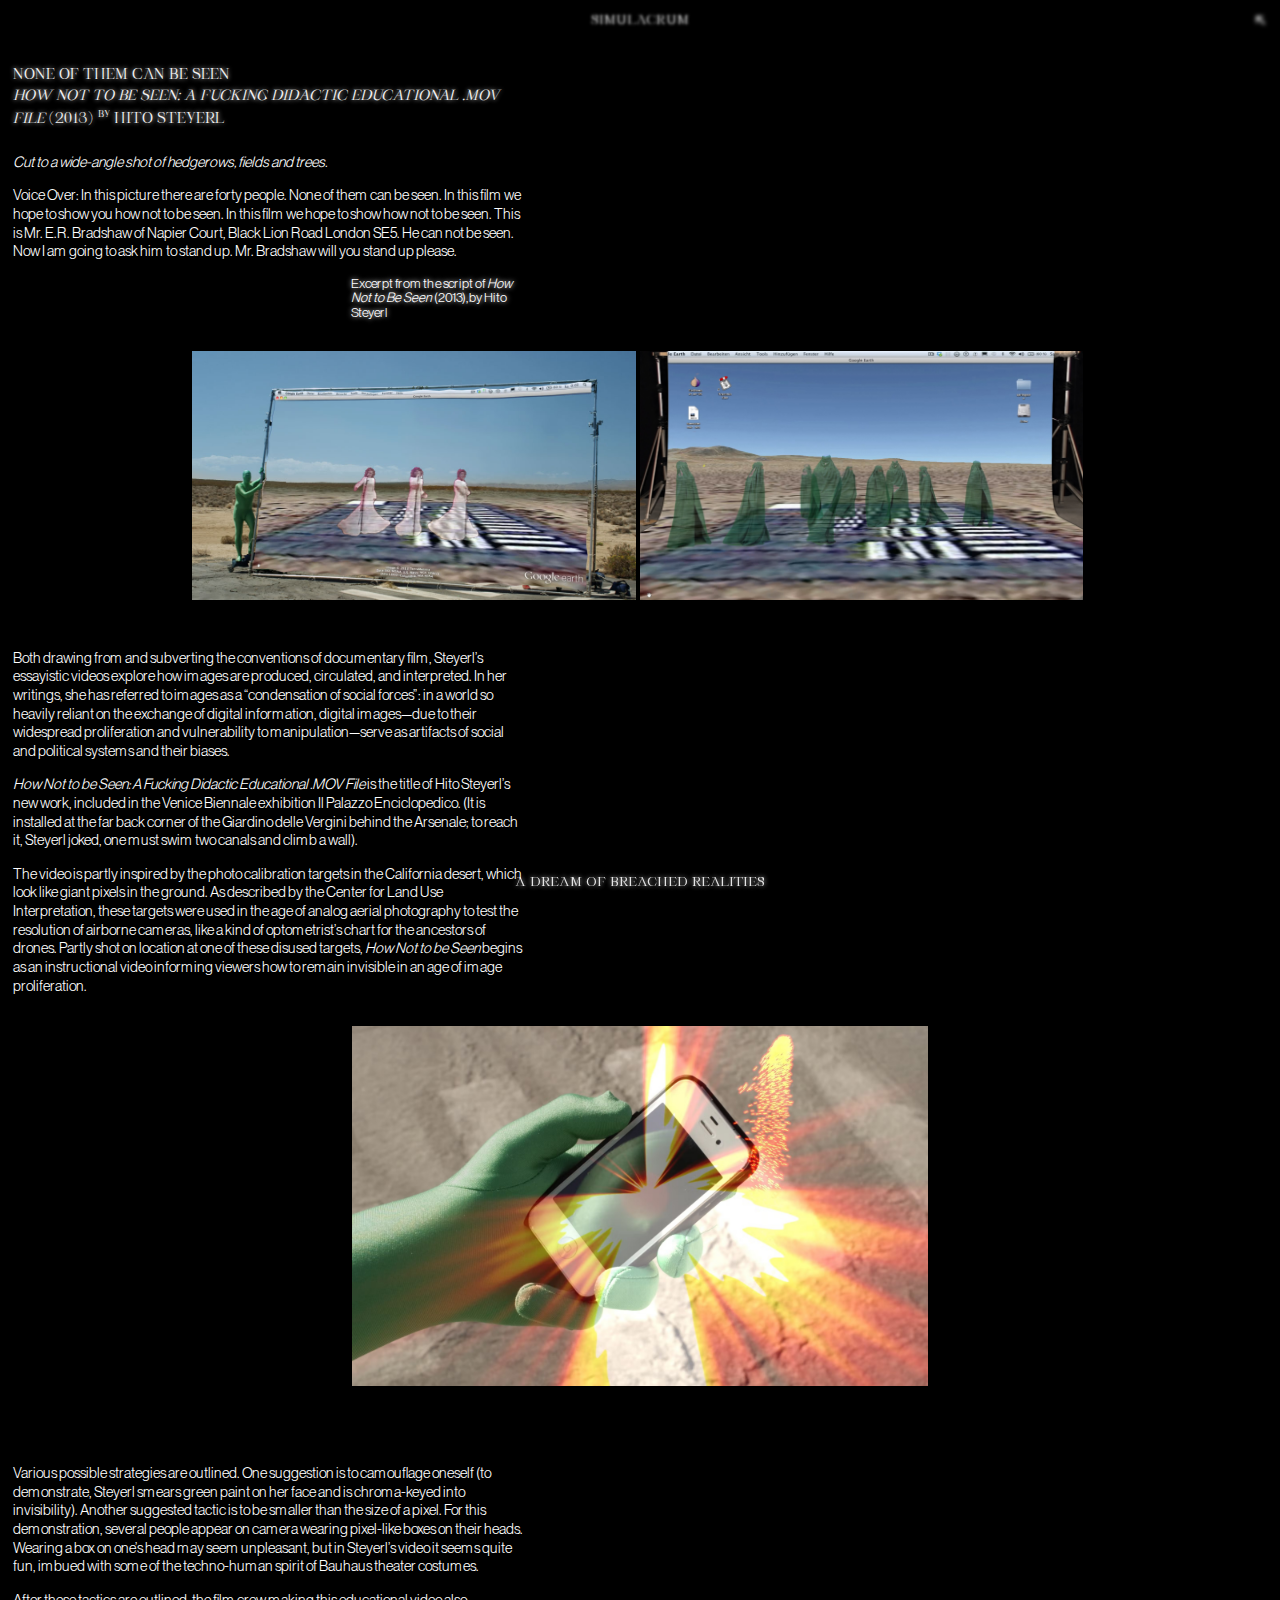
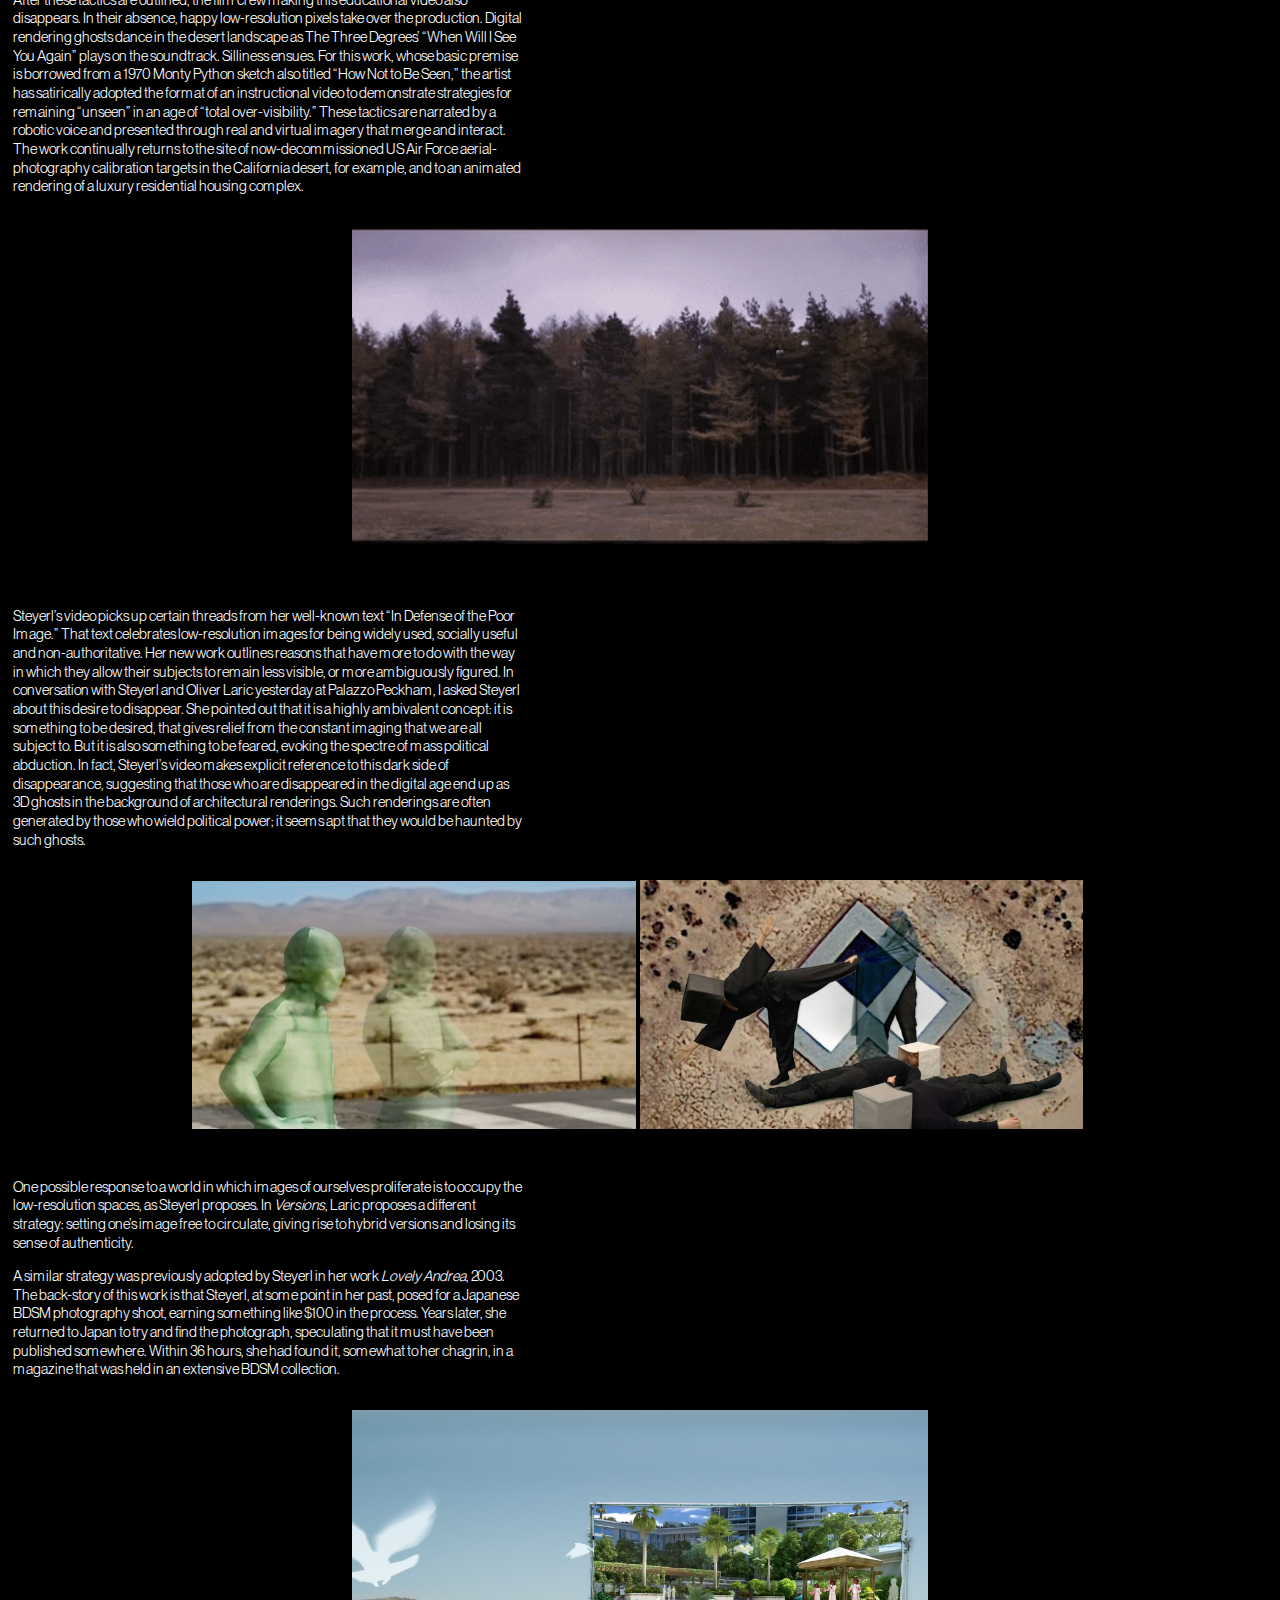
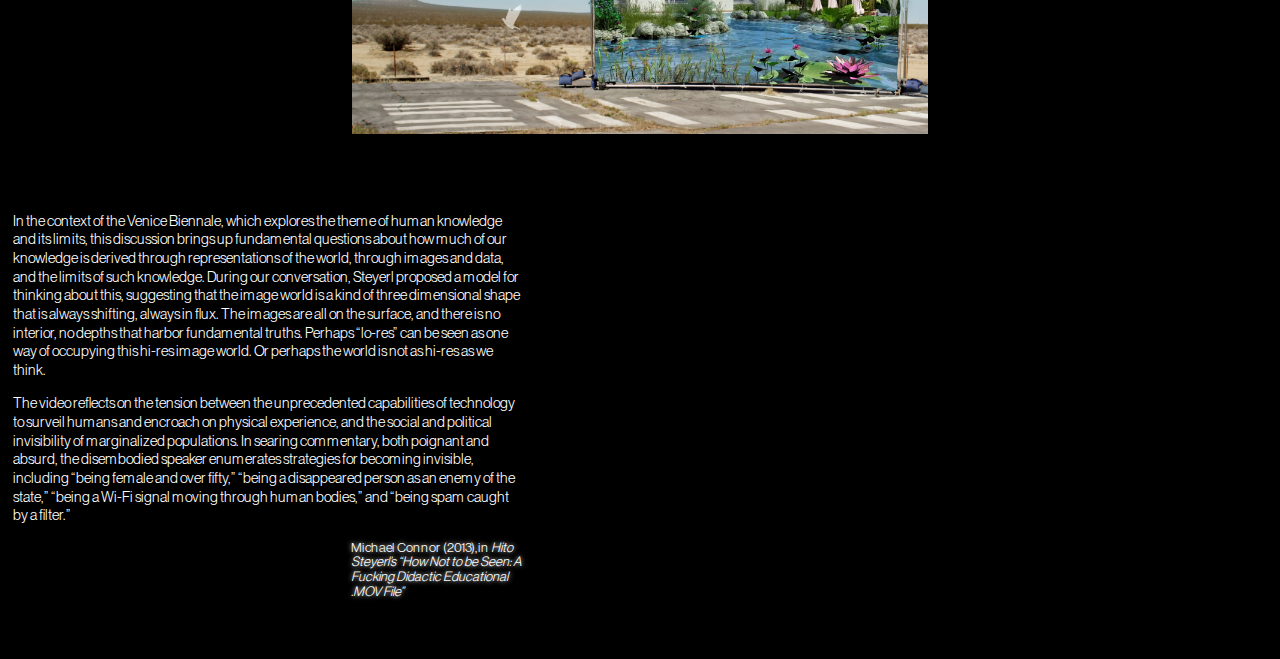
<file: project-8.html>
<!doctype html>
<html>
    <head>
        <meta charset="utf-8">
        <meta name="viewport" content="width=device-width, initial-scale=1.0">
        <link rel="stylesheet" href="styles.css">   
        <title>How Not to Be Seen: A Fucking Didactic Educational .MOV File | Hito Steyerl</title> 
    </head>

    <body id="project-unreality">
        
        <div class="buttons-project">
            <a class="back-unreality" href="unreality.html">↖</a>
        </div>

        <div class="header">
            <a class="home-button-project-unreality" href="unreality.html">Simulacrum</a>
        </div>

        <div class="bottom-element">
            <span class="signature-unreality">A Dream of Breached Realities</span>
        </div>

        <div class="content-project-unreality">
            <div class="text">
                <span class="title-unreality">None of them can be seen<br><i>How Not to Be Seen: A Fucking Didactic Educational .MOV File</i> (2013) <sup class="superscript">by</sup> Hito Steyerl</br></span>
                <p id="first-p"><i>Cut to a wide-angle shot of hedgerows, fields and trees.</i></p>
                <p>Voice Over: In this picture there are forty people. None of them can be seen. In this film we hope to show you how not to be seen. In this film we hope to show how not to be seen. This is Mr. E.R. Bradshaw of Napier Court, Black Lion Road London SE5. He can not be seen. Now I am going to ask him to stand up. Mr. Bradshaw will you stand up please.</p>
                <p id="text-reference-unreality">Excerpt from the script of <i>How Not to Be Seen</i> (2013), by Hito Steyerl</p>
            </div>

            <div class="two-images">
                <img src="img/project-8/1.jpg" class="img1">
                <img src="img/project-8/2.jpg" class="img1">
                <span class="tooltip-text-unreality">Still frames from <i>How Not to Be Seen: A Fucking Didactic Educational .MOV File</i> (2013), a short film by Hito Steyerl.</span>
            </div>

            <div class="text">
                <p>Both drawing from and subverting the conventions of documentary film, Steyerl’s essayistic videos explore how images are produced, circulated, and interpreted. In her writings, she has referred to images as a “condensation of social forces”: in a world so heavily reliant on the exchange of digital information, digital images—due to their widespread proliferation and vulnerability to manipulation—serve as artifacts of social and political systems and their biases.</p>
                <p><i>How Not to be Seen: A Fucking Didactic Educational .MOV File</i> is the title of Hito Steyerl’s new work, included in the Venice Biennale exhibition Il Palazzo Enciclopedico. (It is installed at the far back corner of the Giardino delle Vergini behind the Arsenale; to reach it, Steyerl joked, one must swim two canals and climb a wall).</p>
                <p>The video is partly inspired by the photo calibration targets in the California desert, which look like giant pixels in the ground. As described by the Center for Land Use Interpretation, these targets were used in the age of analog aerial photography to test the resolution of airborne cameras, like a kind of optometrist’s chart for the ancestors of drones. Partly shot on location at one of these disused targets, <i>How Not to be Seen</i> begins as an instructional video informing viewers how to remain invisible in an age of image proliferation.</p>
            </div>

            <div class="one-image">
                <img src="img/project-8/3.jpg" class="img2">
                <span class="tooltip-text-unreality">Still frame from <i>How Not to Be Seen: A Fucking Didactic Educational .MOV File</i> (2013), by Hito Steyerl, an approach on images as a condensation of social forces, due to their widespread proliferation and vulnerability to manipulation.</span>
            </div>

            <div class="text">
                <p>Various possible strategies are outlined. One suggestion is to camouflage oneself (to demonstrate, Steyerl smears green paint on her face and is chroma-keyed into invisibility). Another suggested tactic is to be smaller than the size of a pixel. For this demonstration, several people appear on camera wearing pixel-like boxes on their heads. Wearing a box on one’s head may seem unpleasant, but in Steyerl’s video it seems quite fun, imbued with some of the techno-human spirit of Bauhaus theater costumes.</p>
                <p>After these tactics are outlined, the film crew making this educational video also disappears. In their absence, happy low-resolution pixels take over the production. Digital rendering ghosts dance in the desert landscape as The Three Degrees’ “When Will I See You Again” plays on the soundtrack. Silliness ensues. For this work, whose basic premise is borrowed from a 1970 Monty Python sketch also titled “How Not to Be Seen,” the artist has satirically adopted the format of an instructional video to demonstrate strategies for remaining “unseen” in an age of “total over-visibility.” These tactics are narrated by a robotic voice and presented through real and virtual imagery that merge and interact. The work continually returns to the site of now-decommissioned US Air Force aerial-photography calibration targets in the California desert, for example, and to an animated rendering of a luxury residential housing complex.</p>
            </div>

            <div class="one-image">
                <img src="img/project-8/8.gif" class="img2">
                <span class="tooltip-text-unreality">Sequence from <i>How Not to Be Seen: A Fucking Didactic Educational .MOV File</i> (2013), a short film by Hito Steyerl.</span>
            </div>

            <div class="text">
                <p>Steyerl’s video picks up certain threads from her well-known text “In Defense of the Poor Image.” That text celebrates low-resolution images for being widely used, socially useful and non-authoritative. Her new work outlines reasons that have more to do with the way in which they allow their subjects to remain less visible, or more ambiguously figured. In conversation with Steyerl and Oliver Laric yesterday at Palazzo Peckham, I asked Steyerl about this desire to disappear. She pointed out that it is a highly ambivalent concept: it is something to be desired, that gives relief from the constant imaging that we are all subject to. But it is also something to be feared, evoking the spectre of mass political abduction. In fact, Steyerl’s video makes explicit reference to this dark side of disappearance, suggesting that those who are disappeared in the digital age end up as 3D ghosts in the background of architectural renderings. Such renderings are often generated by those who wield political power; it seems apt that they would be haunted by such ghosts.</p>
            </div>

            <div class="two-images">
                <img src="img/project-8/4.jpg" class="img1">
                <img src="img/project-8/5.jpg" class="img1">
                <span class="tooltip-text-unreality">Still frames from <i>How Not to Be Seen: A Fucking Didactic Educational .MOV File</i> (2013), a short film by Hito Steyerl.</span>
            </div>

            <div class="text">
                <p>One possible response to a world in which images of ourselves proliferate is to occupy the low-resolution spaces, as Steyerl proposes. In <i>Versions</i>, Laric proposes a different strategy: setting one’s image free to circulate, giving rise to hybrid versions and losing its sense of authenticity.</p>
                <p>A similar strategy was previously adopted by Steyerl in her work <i>Lovely Andrea</i>, 2003. The back-story of this work is that Steyerl, at some point in her past, posed for a Japanese BDSM photography shoot, earning something like $100 in the process. Years later, she returned to Japan to try and find the photograph, speculating that it must have been published somewhere. Within 36 hours, she had found it, somewhat to her chagrin, in a magazine that was held in an extensive BDSM collection.</p>
            </div>

            <div class="one-image">
                <img src="img/project-8/6.jpg" class="img2">
                <span class="tooltip-text-unreality">Still frame from <i>How Not to Be Seen: A Fucking Didactic Educational .MOV File</i> (2013), by Hito Steyerl. The video reflects on the tension between the unprecedented capabilities of technology to surveil humans and encroach on physical experience.</span>
            </div>

            <div class="text">
                <p>In the context of the Venice Biennale, which explores the theme of human knowledge and its limits, this discussion brings up fundamental questions about how much of our knowledge is derived through representations of the world, through images and data, and the limits of such knowledge. During our conversation, Steyerl proposed a model for thinking about this, suggesting that the image world is a kind of three dimensional shape that is always shifting, always in flux. The images are all on the surface, and there is no interior, no depths that harbor fundamental truths. Perhaps “lo-res” can be seen as one way of occupying this hi-res image world. Or perhaps the world is not as hi-res as we think.</p>
                <p>The video reflects on the tension between the unprecedented capabilities of technology to surveil humans and encroach on physical experience, and the social and political invisibility of marginalized populations. In searing commentary, both poignant and absurd, the disembodied speaker enumerates strategies for becoming invisible, including “being female and over fifty,” “being a disappeared person as an enemy of the state,” “being a Wi-Fi signal moving through human bodies,” and “being spam caught by a filter.”</p>
                <p id="text-reference-unreality" class="margin-bottom">Michael Connor (2013), in <i>Hito Steyerl’s “How Not to be Seen: A Fucking Didactic Educational .MOV File”</i></p>
            </div>
        </div>

    </body>
</html>
</file>
<file: styles.css>
@font-face {
    font-family:'SerifBabe';
    src: url('fonts/Serifbabe\ Alpha\ Regular.ttf') format('truetype'),
    url('fonts/Serifbabe-Alpha-Regular.otf') format('.otf');
    font-weight: normal;
    font-style: normal;
}

@font-face {
    font-family:'NeueLight';
    src: url('fonts/NeueHaasDisplay-Light.ttf') format('truetype'),
    url('fonts/NeueHaasDisplay-Light.otf') format('.otf');
    font-weight: normal;
    font-style: normal;
}

@font-face {
    font-family:'Spectral';
    src: url('fonts/Spectral-Regular.ttf') format('truetype'),
    url('fonts/Spectral-Regular.otf') format('.otf');
    font-weight: normal;
    font-style: normal;
}

/**/
/**/
/*SCROLL BAR*/
/* width */
::-webkit-scrollbar {
    width: 3px;
    height: 3px;
}
   
/* Handle */
::-webkit-scrollbar-thumb {
    background: rgb(124, 124, 124); 
    border-radius: 10px;
}
  
/* Handle on hover */
::-webkit-scrollbar-thumb:hover {
    background: rgb(85, 85, 85); 
}

/**/
/**/
/*SELECTION COLOR*/
::-moz-selection { /* Code for Firefox */
    color: black;
    background: rgb(185, 185, 185);
}
  
::selection {
    color: black;
    background: rgb(185, 185, 185);
}

/**/
/**/
/*REALITY SECTION (home)*/

/*background*/
body#index {
    margin: 0;
    background-color: rgb(240, 240, 240);
}

/*buttons*/
.buttons {
    width: 98%;
    margin-top: 10px;
    margin-left: 1%;

    position: fixed;
    font-family: 'SerifBabe';
    font-size: 10pt;
    z-index: 1;
}

.reality-button-home {
    float: left;
    text-decoration: none;
    color: black;
    opacity: 95%;
    text-shadow: 0 0 3px black;
    transition: 0.3s;
}

.unreality-button-home {
    float: right;
    text-decoration: none;
    color: transparent;
    opacity: 95%;
    text-shadow: 0 0 4px black;
    transition: 0.3s;
}

.unreality-button-home:hover {
    color: black;
    text-shadow: 0 0 3px black;
}

.buttons-bottom {
    width: 98%;
    bottom: 0;
    margin-bottom: 13px;
    margin-left: 1%;

    position: fixed;
    font-family: 'SerifBabe';
    font-size: 10pt;
    z-index: 1;
}

.about {
    float: left;
    text-decoration: none;
    color: transparent;
    text-shadow: 0 0 4px black;
    transition: 0.3s;
}

.about:hover {
    color: black;
    text-shadow: 0 0 3px black;
}

.header {
    width: 50%;
    margin-left: 25%;
    margin-top: 10px;
    position: fixed;
    text-align: center;
    z-index: 2;
}

.home-button-reality {
    font-family: 'SerifBabe';
    text-transform: uppercase;
    font-size: 10pt;
    text-decoration: none;
    color: black;
    opacity: 95%;
    text-shadow: 0 0 3px black;
  }

.bottom-element {
    width: 50%;
    margin-left: 25%;
    margin-bottom: 10px;
    bottom: 0;
    position: fixed;
    text-align: center;
    z-index: 1;
}

.signature {
    font-family: 'SerifBabe';
    text-transform: uppercase;
    font-size: 10pt;
    text-decoration: none;
    color: black;
    text-shadow: 0 0 3px black;
  }


/*content*/
.content {
    position: absolute;
    margin-top: 6%;
    text-align: center;
}

.reality-project-1 {
    width: 60%;
    line-height: 8pt;
    padding-bottom: 30px;
    animation-name: movement1;
    animation-duration: 30s;
    animation-iteration-count: infinite;
}

@keyframes movement1 {
    0% {margin-left: 13%;}
    50% {margin-left: 27%;}
    100% {margin-left: 13%;}
}

.reality-title {
    font-family: 'SerifBabe';
    font-size: 60px;
    line-height: 60px;
    text-transform: uppercase;
    text-decoration: none;
    color: transparent;
    text-shadow: 0 0 7px black;
    transition: 0.3s;
}

.reality-title:hover {
    color: black;
    opacity: 85%;
}

.reality-reference {
    width: 60%;
    margin-left: 20%;
    line-height: 10pt;
    padding-bottom: 30px;
}

.reality-subtitle {
    font-family: 'NeueLight';
    font-size: 10pt;
    text-decoration: none;
    color: transparent;
    text-shadow: 0 0 2px black;
    transition: 0.3s;
}

.reality-project-2 {
    width: 60%;
    line-height: 8pt;
    padding-bottom: 30px;
    margin-left: 20%;
    animation-name: movement2;
    animation-duration: 60s;
    animation-iteration-count: infinite;
}

@keyframes movement2 {
    0% {margin-left: 13%;}
    50% {margin-left: 27%;}
    100% {margin-left: 13%;}
}

#last-reference {
    margin-bottom: 30px;
}


/*loader*/
.loader-reality {
    background: rgb(240, 240, 240) url(img/reality-loader.gif) no-repeat center;
    background-size: 50%;
    width: 100%;
    height: 100%;
    position: fixed;
    z-index: 100;
    transition: 0.5s;
}


/**/
/**/
/*UNREALITY SECTION*/

/*background*/
body#unreality {
    margin: 0;
    background-color: black;
}

.reality-button {
    float: left;
    text-decoration: none;
    color: transparent;
    text-shadow: 0 0 3px white;
    transition: 0.3s;
}

.reality-button:hover {
    color: white;
    text-shadow: 0 0 7px white;
}

.unreality-button {
    float: right;
    text-decoration: none;
    color: white;
    opacity: 95%;
    text-shadow: 0 0 10px white;
    transition: 0.3s;
}

.about-unreality {
    float: left;
    text-decoration: none;
    color: transparent;
    text-shadow: 0 0 3px white;
    transition: 0.3s;
}

.about-unreality:hover {
    color: white;
    text-shadow: 0 0 7px white;
}

.home-button-unreality {
    font-family: 'SerifBabe';
    text-transform: uppercase;
    font-size: 10pt;
    text-decoration: none;
    color: white;
    opacity: 95%;
    text-shadow: 0 0 5px white;
  }

.signature-unreality {
    font-family: 'SerifBabe';
    text-transform: uppercase;
    font-size: 10pt;
    text-decoration: none;
    color: white;
    opacity: 90%;
    text-shadow: 0 0 5px white;
  }

/*content*/
.unreality-project-1 {
    width: 60%;
    line-height: 8pt;
    padding-bottom: 30px;
    animation-name: movement3;
    animation-duration: 30s;
    animation-iteration-count: infinite;
}

@keyframes movement3 {
    0% {margin-left: 27%;}
    50% {margin-left: 13%;}
    100% {margin-left: 27%;}
}

.unreality-title {
    font-family: 'SerifBabe';
    font-size: 60px;
    line-height: 60px;
    text-transform: uppercase;
    text-decoration: none;
    color: transparent;
    text-shadow: 0 0 7px white;
    transition: 0.3s;
}

.unreality-title:hover {
    color: white;
    opacity: 90%;
}

.unreality-subtitle {
    font-family: 'NeueLight';
    font-size: 10pt;
    text-decoration: none;
    color: transparent;
    text-shadow: 0 0 2px white;
    transition: 0.3s;
}

.unreality-project-2 {
    width: 60%;
    line-height: 8pt;
    padding-bottom: 30px;
    margin-left: 20%;
    animation-name: movement4;
    animation-duration: 60s;
    animation-iteration-count: infinite;
}

@keyframes movement4 {
    0% {margin-left: 27%;}
    50% {margin-left: 13%;}
    100% {margin-left: 27%;}
}


/*loader*/
.loader-unreality {
    background: black url(img/unreality-loader.gif) no-repeat center;
    background-size: 50%;
    width: 100%;
    height: 100%;
    position: fixed;
    z-index: 100;
    transition: 0.5s;
}


/**/
/**/
/*REALITY PROJECTS*/

/*background*/
body#project-reality {
    margin: 0;
    background-color: rgb(240, 240, 240);
}

.buttons-project {
    width: 98%;
    margin-top: 5px;
    margin-left: 1%;

    position: fixed;
    font-family: 'Spectral';
    font-size: 15pt;
    z-index: 1;
}

.back {
    float: right;
    text-decoration: none;
    color: transparent;
    text-shadow: 0 0 4px black;
    transition: 0.3s;
}

.back:hover {
    color: black;
    text-shadow: 0 0 3px black;
    opacity: 90%;
}

.home-button-project {
    font-family: 'SerifBabe';
    text-transform: uppercase;
    font-size: 10pt;
    text-decoration: none;
    color: transparent;
    text-shadow: 0 0 3px black;
    transition: 0.3s;
  }

.home-button-project:hover {
    color: black;
    text-shadow: 0 0 3px black;
  }

/*content*/
.content-project {
    position: absolute;
    margin-top: 5%;
    text-align: left;
}

.text {
    width: 40%;
    margin-left: 1%;
    font-family: 'NeueLight';
    font-size: 11pt;
    line-height: 14pt;
    min-width: 400px;
}

.title {
    font-family: 'SerifBabe';
    text-transform: uppercase;
    font-size: 11pt;
    line-height: 8pt;
    text-shadow: 0 0 3px black;
    opacity: 95%;
}

.superscript {
    font-size: 7pt;
}

.two-images {
    width: 70%;
    margin-left: 15%;
    margin-top: 30px;
    margin-bottom: 30px;
    line-height: 9.5pt;
    min-width: 400px;
}

.img1 {
    width: 49.5%;
    margin-bottom: 3px;
}

.tooltip-text {
    visibility: hidden;
    color: black;
    border-radius: 0px;
    font-family: 'NeueLight';
    font-size: 10pt;
    line-height: 11pt;
    text-shadow: 0 0 3px black;
}

.two-images:hover .tooltip-text {
    visibility: visible;
}

.one-image {
    width: 45%;
    margin-left: 27.5%;
    margin-top: 30px;
    margin-bottom: 30px;
    line-height: 9.5pt;
}

.img2 {
    width: 100%;
    margin-bottom: 3px;
}

.one-image:hover .tooltip-text {
    visibility: visible;
}

#text-reference {
    margin-left: 66%;
    font-size: 10pt;
    line-height: 11pt;
    text-shadow: 0 0 3px black;
}

.link {
    line-height: 15pt;
    color: transparent;
    text-shadow: 0 0 3px black;
    transition: 0.3s;
}

.link:hover {
    text-decoration: underline;
    color: black;
    text-shadow: 0 0 3px black;
}

.margin-bottom {
    margin-bottom: 60px;
    line-height: 12pt;
}

#first-p {
    margin-top: 25px;
}


/**/
/**/
/*UNREALITY PROJECTS*/

/*background*/
body#project-unreality {
    margin: 0;
    background-color: black;
}

.back-unreality {
    float: right;
    text-decoration: none;
    color: transparent;
    text-shadow: 0 0 4px white;
    transition: 0.3s;
}

.back-unreality:hover {
    color: white;
    text-shadow: 0 0 5px white;
}

.home-button-project-unreality {
    font-family: 'SerifBabe';
    text-transform: uppercase;
    font-size: 10pt;
    text-decoration: none;
    color: transparent;
    text-shadow: 0 0 3px white;
    transition: 0.3s;
  }

.home-button-project-unreality:hover {
    color: white;
    text-shadow: 0 0 5px white;
  }

/*content*/
.content-project-unreality {
    position: absolute;
    margin-top: 5%;
    text-align: left;
    color: white;
}

.title-unreality {
    font-family: 'SerifBabe';
    text-transform: uppercase;
    font-size: 11pt;
    text-shadow: 0 0 5px white;
    opacity: 95%;
}

.tooltip-text-unreality {
    visibility: hidden;
    color: white;
    opacity: 95%;
    border-radius: 0px;
    font-family: 'NeueLight';
    font-size: 10pt;
    line-height: 11pt;
    text-shadow: 0 0 5px white;
}

.link-unreality {
    line-height: 15pt;
    color: transparent;
    text-shadow: 0 0 5px white;
    transition: 0.3s;
}

.link-unreality:hover {
    text-decoration: underline;
    color: white;
    text-shadow: 0 0 3px white;
}

.two-images:hover .tooltip-text-unreality {
    visibility: visible;
}

.one-image:hover .tooltip-text-unreality {
    visibility: visible;
}

#text-reference-unreality {
    margin-left: 66%;
    font-size: 10pt;
    line-height: 11pt;
    text-shadow: 0 0 5px white;
}


/**/
/**/
/*ABOUT*/
#margin-top-content-about {
    margin-top: 40px;
}

.subtitle-about {
    font-family: 'SerifBabe';
    font-size: 9.5pt;
    text-transform: uppercase;
}

#margin-bottom-about {
    margin-top: 40px;
    margin-bottom: 60px;
}



/**/
/**/
/*MEDIA QUERIES*/
@media screen and (max-width: 800px) {

    .reality-title {
        font-size: 32pt;
        line-height: 32pt;
    }

    .unreality-title {
        font-size: 32pt;
        line-height: 32pt;
    }

  }
</file>
